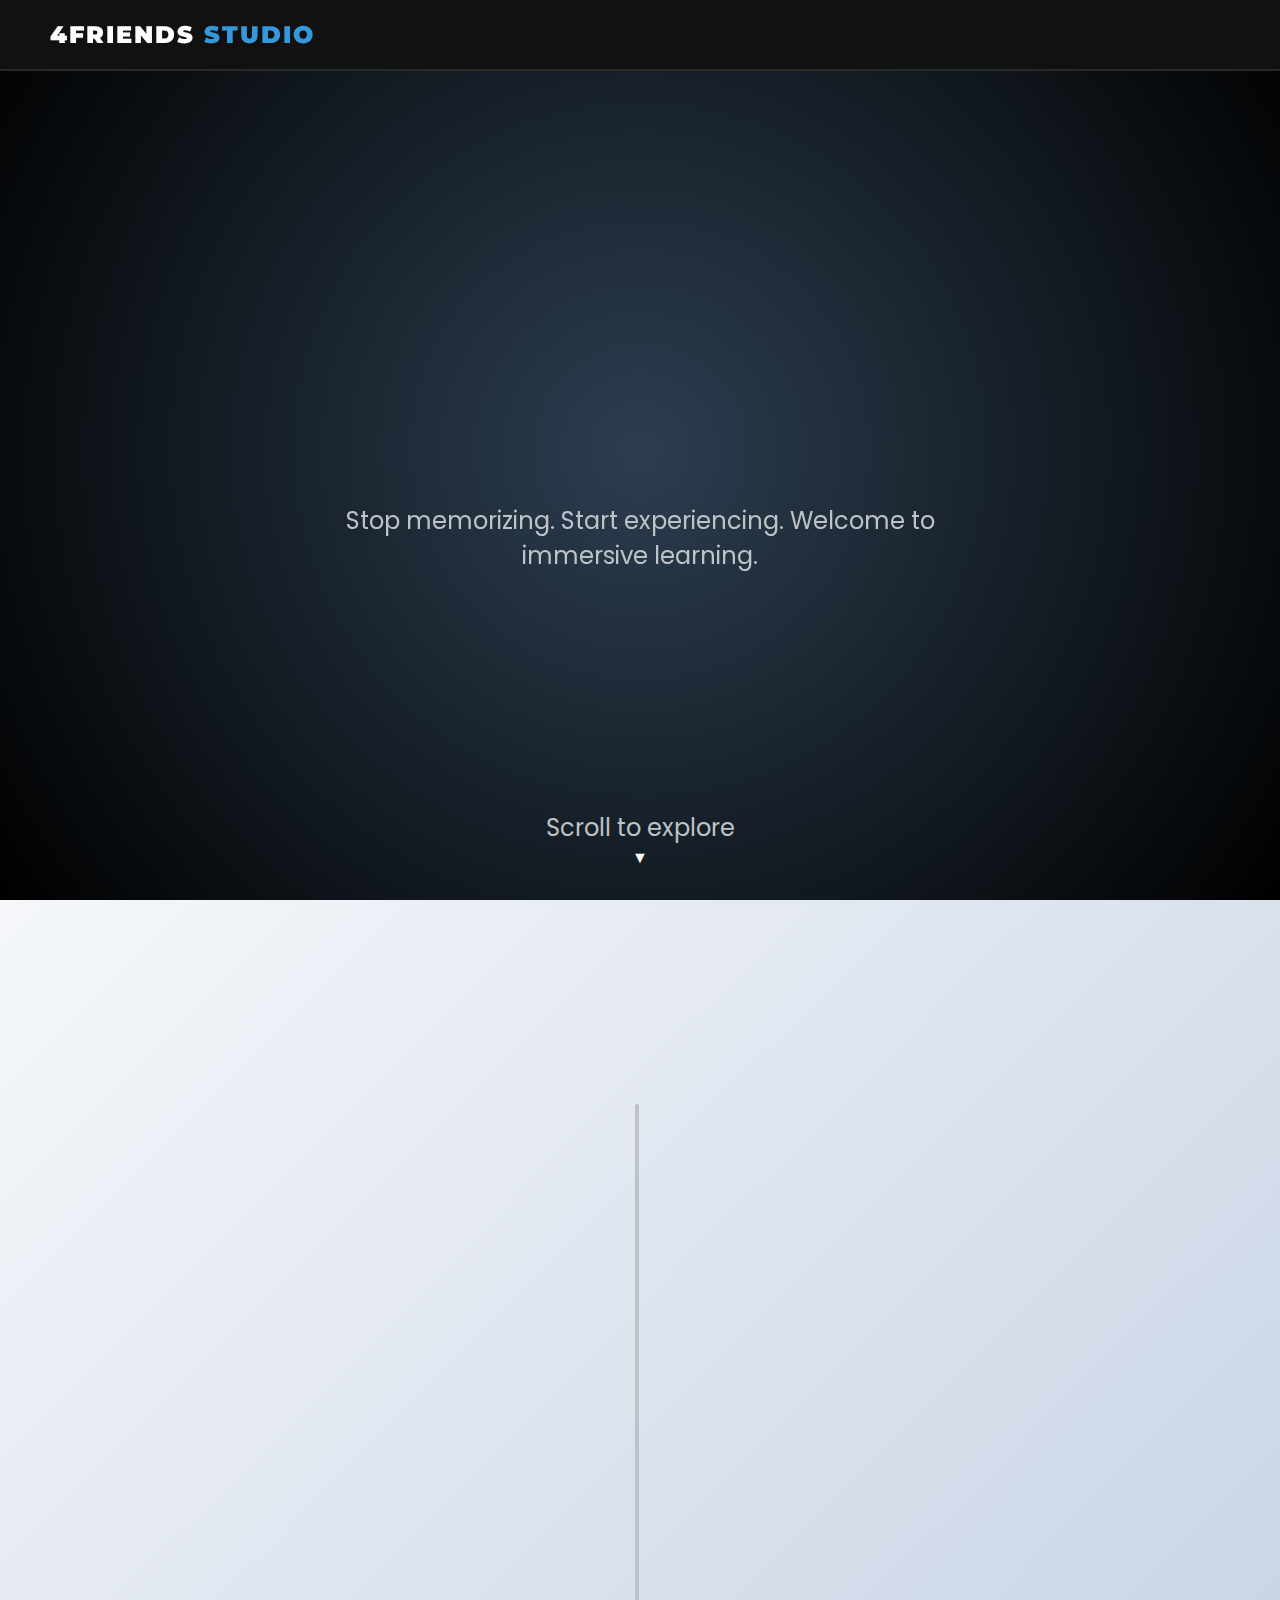
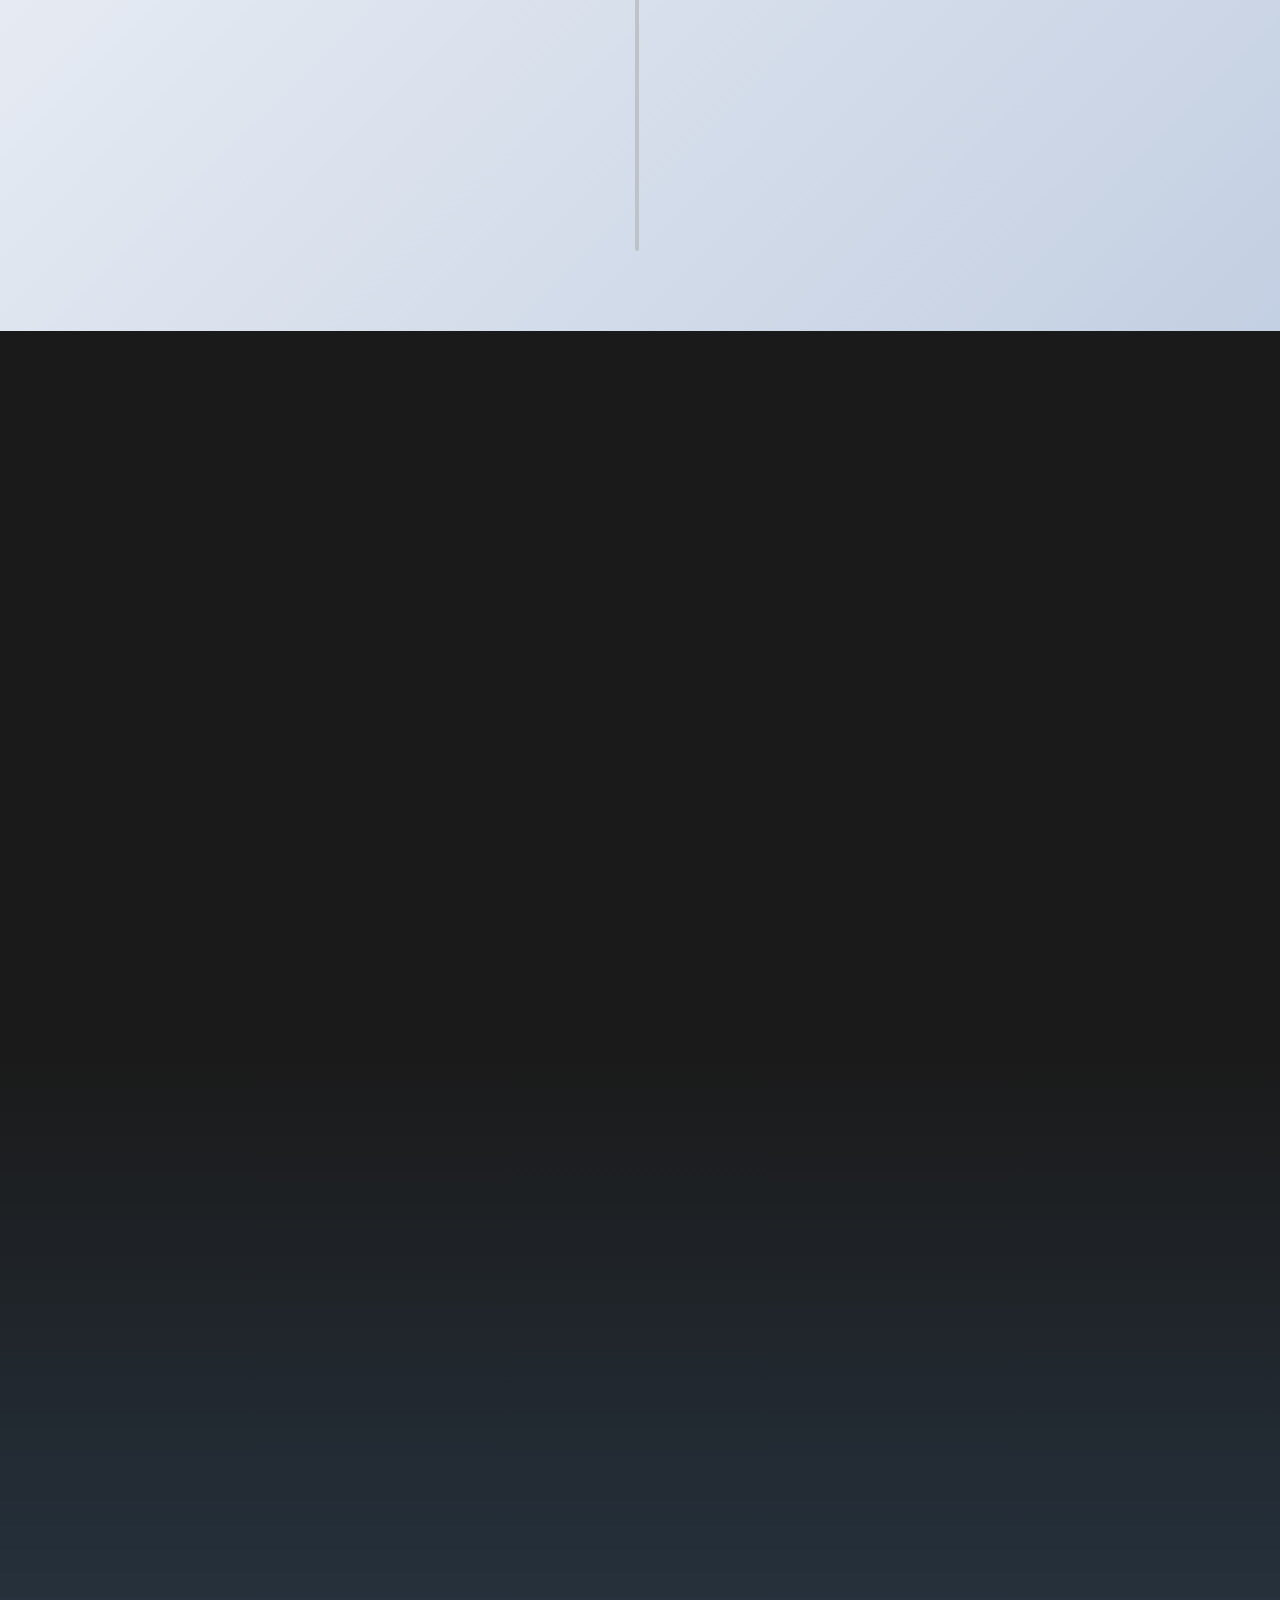
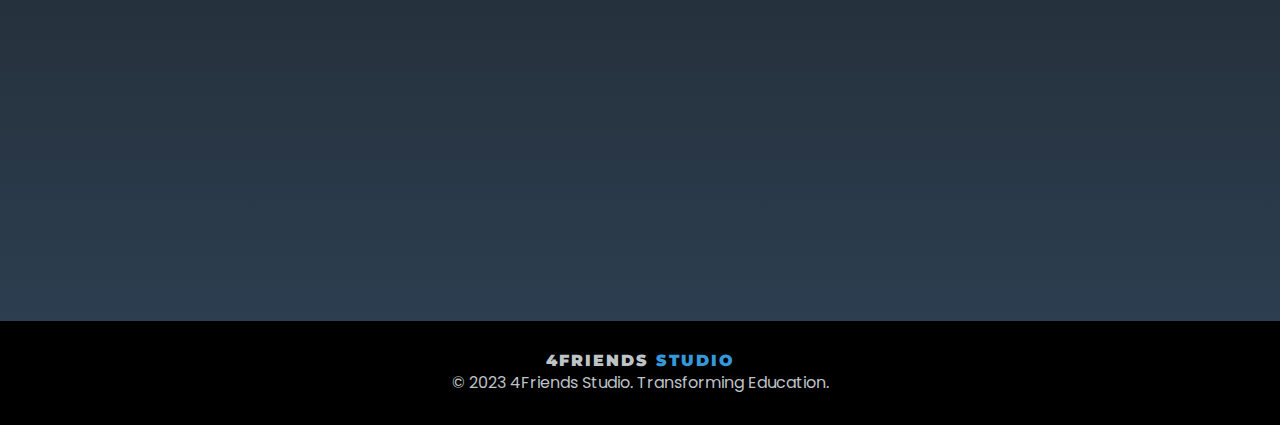
<file: index.html>
<!DOCTYPE html>
<html lang="en">
<head>
    <meta charset="UTF-8">
    <meta name="viewport" content="width=device-width, initial-scale=1.0">
    <title>4Friends Studio | Gamifying Education</title>
    <link href="https://fonts.googleapis.com/css2?family=Montserrat:wght@400;700;900&family=Poppins:wght@300;500&display=swap" rel="stylesheet">
    <link href="https://unpkg.com/aos@2.3.1/dist/aos.css" rel="stylesheet">

    <style>
        /* --- GLOBAL STYLES --- */
        :root {
            --primary-dark: #121212;
            --accent-blue: #3498db;
            --accent-green: #2ecc71;
            --accent-yellow: #f1c40f;
            --text-light: #ffffff;
            --text-gray: #bdc3c7;
            --bg-gradient-problem: linear-gradient(135deg, #f5f7fa 0%, #c3cfe2 100%);
        }

        * { margin: 0; padding: 0; box-sizing: border-box; }

        body {
            font-family: 'Poppins', sans-serif;
            background-color: var(--primary-dark);
            color: var(--text-light);
            overflow-x: hidden;
        }

        h1, h2, h3 {
            font-family: 'Montserrat', sans-serif;
            font-weight: 900;
            text-transform: uppercase;
        }

        section {
            padding: 80px 20px;
            min-height: 80vh;
            display: flex;
            flex-direction: column;
            justify-content: center;
            align-items: center;
            position: relative;
        }

        /* --- NAVIGATION --- */
        nav {
            display: flex;
            justify-content: space-between;
            align-items: center;
            padding: 20px 50px;
            background: rgba(18, 18, 18, 0.95);
            position: fixed;
            width: 100%;
            z-index: 1000;
            border-bottom: 2px solid rgba(255,255,255,0.1);
        }

        .logo-text { font-family: 'Montserrat', sans-serif; font-weight: 900; font-size: 1.5rem; letter-spacing: 2px;}

        /* --- HERO SECTION --- */
        #hero {
            height: 100vh;
            background: radial-gradient(circle at center, #2c3e50 0%, #000000 100%);
            text-align: center;
        }

        #hero h1 {
            font-size: 4rem;
            margin-bottom: 20px;
            background: -webkit-linear-gradient(eee, #3498db);
            -webkit-background-clip: text;
            -webkit-text-fill-color: transparent;
        }

        #hero p { font-size: 1.5rem; color: var(--text-gray); max-width: 600px; }
        
        .scroll-down {
            position: absolute; bottom: 30px; animation: bounce 2s infinite;
        }
        @keyframes bounce { 0%, 20%, 50%, 80%, 100% {transform: translateY(0);} 40% {transform: translateY(-20px);} 60% {transform: translateY(-10px);} }

        /* --- PROBLEM SECTION --- */
        #problem { background: var(--bg-gradient-problem); color: #333; text-align: center; }
        .crisis-header { margin-bottom: 50px; }
        .crisis-header h2 { color: #c0392b; font-size: 2.5rem;}

        .journey-container {
            display: flex; flex-direction: column; align-items: center; max-width: 800px; position: relative;
        }

        .path-line-container {
            position: absolute; top: 0; left: 50%; height: 100%; width: 10px; transform: translateX(-50%); z-index: 0;
        }
        .path-line { width: 4px; height: 100%; background: #bdc3c7; border-radius: 2px; }
        .path-progress { width: 4px; background: #c0392b; position: absolute; top: 0; left: 0; transition: height 0.5s ease; }

        .checkpoint {
            background: white; padding: 20px; border-radius: 15px; box-shadow: 0 10px 20px rgba(0,0,0,0.1);
            margin: 30px 0; width: 80%; position: relative; z-index: 1; display: flex; align-items: center; text-align: left;
        }
        
        .checkpoint:nth-child(odd) { transform: translateX(-50px); }
        .checkpoint:nth-child(even) { transform: translateX(50px); flex-direction: row-reverse; text-align: right;}

        .checkpoint-marker {
            width: 40px; height: 40px; background: #c0392b; color: white; border-radius: 50%;
            display: flex; justify-content: center; align-items: center; font-weight: bold; flex-shrink: 0; margin: 0 20px;
        }
        .stat-number { font-size: 1.8rem; font-weight: 900; color: #2c3e50; display: block;}
        .stat-desc { color: #7f8c8d; }

        /* --- SOLUTION SECTION --- */
        #solution { background-color: #1a1a1a; text-align: center; }
        .solution-header h2 { color: var(--accent-green); font-size: 2.5rem; margin-bottom: 40px;}

        .methodology-grid {
            display: grid; grid-template-columns: repeat(auto-fit, minmax(200px, 1fr)); gap: 30px; width: 100%; max-width: 1000px;
        }

        .method-card {
            background: #2c3e50; padding: 30px 20px; border-radius: 20px; transition: all 0.3s ease;
            border-bottom: 5px solid var(--accent-blue); cursor: pointer;
        }

        .method-card:hover { transform: translateY(-15px) scale(1.05); background: #34495e; box-shadow: 0 15px 30px rgba(52, 152, 219, 0.3); }
        .method-icon { font-size: 3rem; margin-bottom: 20px;}
        .method-card h3 { margin-bottom: 15px; color: var(--accent-blue);}
        
        .method-card:nth-child(2) { border-color: var(--accent-green); } .method-card:nth-child(2) h3 {color: var(--accent-green);}
        .method-card:nth-child(3) { border-color: var(--accent-yellow); } .method-card:nth-child(3) h3 {color: var(--accent-yellow);}
        .method-card:nth-child(4) { border-color: #e74c3c; } .method-card:nth-child(4) h3 {color: #e74c3c;}

        /* --- INTERACTIVE DEMO SECTION --- */
        #demo {
            background: linear-gradient(to bottom, #1a1a1a, #2c3e50); padding-top: 50px;
        }
        
        .demo-container {
            background: rgba(255,255,255,0.1); backdrop-filter: blur(10px); border-radius: 20px; padding: 40px;
            display: flex; flex-wrap: wrap; gap: 40px; max-width: 1100px; border: 1px solid rgba(255,255,255,0.2);
        }

        .controls-area { flex: 1; min-width: 300px; }
        .canvas-area {
            flex: 2; min-width: 300px; background: rgba(0,0,0,0.3); border-radius: 15px; height: 500px; /* Increased height */
            position: relative; overflow: hidden; border-bottom: 4px solid #2ecc71;
        }

        #gravityCanvas { width: 100%; height: 100%; }
        
        .slider-group { margin-bottom: 20px; }
        .slider-group label { display: block; margin-bottom: 10px; font-weight: bold; color: var(--accent-blue);}
        input[type=range] { width: 100%; cursor: pointer; }
        
        .reset-btn {
            background: var(--accent-green); color: white; border: none; padding: 10px 25px; border-radius: 30px;
            font-weight: bold; cursor: pointer; transition: 0.3s; margin-top: 10px;
        }
        .reset-btn:hover { background: #27ae60; box-shadow: 0 0 15px rgba(46, 204, 113, 0.5);}

        /* New Theory Box Styles */
        .theory-feedback {
            background: #2c3e50;
            border-left: 4px solid var(--accent-yellow);
            padding: 15px;
            border-radius: 8px;
            margin-bottom: 20px;
            font-size: 0.9rem;
            color: #ecf0f1;
            transition: all 0.3s ease;
            box-shadow: 0 4px 10px rgba(0,0,0,0.2);
        }
        .theory-title { color: var(--accent-yellow); font-weight: bold; display: block; margin-bottom: 5px; font-size: 0.8rem; text-transform: uppercase;}

        /* --- FOOTER --- */
        footer { background: #000; padding: 30px; text-align: center; color: var(--text-gray); }

        /* --- RESPONSIVE --- */
        @media (max-width: 768px) {
            #hero h1 { font-size: 2.5rem; }
            .checkpoint { flex-direction: column !important; text-align: center !important; transform: none !important; width: 90%;}
            .checkpoint-marker { margin: 0 0 15px 0; }
            .path-line-container { left: 10%; }
            .journey-container { align-items: flex-end; }
            .demo-container { flex-direction: column; }
            .canvas-area { height: 300px; }
        }
    </style>
</head>
<body>

    <nav>
        <div class="logo">
            <div class="logo-text">4FRIENDS <span style="color:var(--accent-blue)">STUDIO</span></div>
        </div>
    </nav>

    <section id="hero">
        <div data-aos="fade-up" data-aos-duration="1000">
            <h1>Education is Broken.<br>We're Fixing it with Play.</h1>
            <center><p>Stop memorizing. Start experiencing. Welcome to immersive learning.</p></center>
        </div>
        <div class="scroll-down">
            <p>Scroll to explore</p>
            <span>▼</span>
        </div>
    </section>

    <section id="problem">
        <div class="crisis-header" data-aos="fade-down">
            <h2>The Learning Crisis</h2>
            <p>Students are memorizing to pass, not understanding to learn.</p>
        </div>
        <div class="journey-container">
            <div class="path-line-container">
                <div class="path-line">
                    <div class="path-progress" id="pathProgress"></div>
                </div>
            </div>
            <div class="checkpoint" data-aos="fade-right">
                <div class="checkpoint-marker">1</div>
                <div><span class="stat-number">256 Million</span><span class="stat-desc">Students Enter School. The journey begins with hope.</span></div>
            </div>
            <div class="checkpoint" data-aos="fade-left">
                <div class="checkpoint-marker" style="background:#e67e22">2</div>
                <div><span class="stat-number">Fear & Boredom</span><span class="stat-desc">Abstract concepts like Math & Science create disengagement.</span></div>
            </div>
            <div class="checkpoint" data-aos="fade-right">
                <div class="checkpoint-marker" style="background:#c0392b">3</div>
                <div><span class="stat-number">The Drop Off</span><span class="stat-desc">Students fail 10th/12th boards or get low scores.</span></div>
            </div>
             <div class="checkpoint" data-aos="fade-up" style="background: #2c3e50; color: white;">
                <div class="checkpoint-marker" style="background:#3498db">4</div>
                <div><span class="stat-number" style="color:var(--accent-blue)">Only 43 Million</span><span class="stat-desc" style="color:#bdc3c7">Reach College. India loses 80% of its potential.</span></div>
            </div>
        </div>
    </section>

    <section id="solution">
        <div class="solution-header" data-aos="zoom-in">
            <h2>Turning Concepts Into Experiences</h2>
            <p>Our 4-step methodology for immersive learning.</p>
        </div>
        <div class="methodology-grid">
            <div class="method-card" data-aos="flip-left" data-aos-delay="100">
                <div class="method-icon">🗣️</div>
                <h3>1. Explain</h3>
                <p>Explain the idea in a simple, clear, child-friendly way.</p>
            </div>
            <div class="method-card" data-aos="flip-left" data-aos-delay="200">
                <div class="method-icon">🧑‍🔬</div>
                <h3>2. Simulate</h3>
                <p>Don't just watch. Students experiment in a dynamic visual environment.</p>
            </div>
            <div class="method-card" data-aos="flip-left" data-aos-delay="300">
                <div class="method-icon">🎮</div>
                <h3>3. Interact</h3>
                <p>Adjust inputs (cause) and instantly see the effect.</p>
            </div>
             <div class="method-card" data-aos="flip-left" data-aos-delay="400">
                <div class="method-icon">🏆</div>
                <h3>4. Play</h3>
                <p>Reinforce the concept through gamified challenges and mastery.</p>
            </div>
        </div>
    </section>

    <section id="demo">
        <div style="text-align: center; margin-bottom: 30px;" data-aos="fade-down">
            <h2 style="color: var(--accent-yellow);">Example: The Gravity Lab</h2>
            <p>Experience the "Simulate & Interact" phases right here.</p>
        </div>

        <div class="demo-container" data-aos="fade-up">
            <div class="controls-area">
                
                <div style="background: rgba(241, 196, 15, 0.15); padding: 20px; border-radius: 15px; margin-bottom: 20px; border-left: 5px solid #f1c40f;">
                    <h3 style="color: #f1c40f; margin-bottom: 10px; display: flex; align-items: center;">
                        What is Gravity? 🍎
                    </h3>
                    <p style="font-size: 0.95rem; line-height: 1.6; color: #fff;">
                        Gravity is an <strong>invisible pulling force</strong>. It works like a giant magnet inside the Earth that pulls everything down toward the ground!
                    </p>
                </div>

                <h3>Simulation Controls</h3>
                <p style="color: #bdc3c7; margin-bottom: 20px; font-size: 0.9rem;">Adjust sliders to see the theory in action.</p>

                <div id="dynamicTheory" class="theory-feedback">
                    <span class="theory-title">💡 Science Fact:</span>
                    <span id="theoryText">Move the sliders below to learn how gravity works!</span>
                </div>

                <div class="slider-group">
                    <label for="gravitySlider">Gravity Force: <span id="gravityVal">Earth (9.8)</span></label>
                    <input type="range" id="gravitySlider" min="1" max="20" value="9.8" step="0.1">
                </div>

                <div class="slider-group">
                    <label for="massSlider">Object Size (Mass): <span id="massVal">Medium</span></label>
                    <input type="range" id="massSlider" min="10" max="50" value="25">
                </div>

                <button class="reset-btn" onclick="resetSimulation()">Drop Ball Again</button>
            </div>

            <div class="canvas-area" id="canvasContainer">
                <canvas id="gravityCanvas"></canvas>
                <div style="position: absolute; bottom: 10px; left: 50%; transform: translateX(-50%); color: rgba(255,255,255,0.5); font-size: 0.8rem;">Interactive Simulation Area</div>
            </div>
        </div>
    </section>

    <footer>
        <div class="logo">
             <div class="logo-text" style="font-size: 1rem;">4FRIENDS <span style="color:var(--accent-blue)">STUDIO</span></div>
        </div>
        <p>© 2023 4Friends Studio. Transforming Education.</p>
    </footer>

    <script src="https://unpkg.com/aos@2.3.1/dist/aos.js"></script>
    
    <script>
        // Initialize Animate On Scroll
        AOS.init();

        // --- SCROLL PROGRESS ANIMATION ---
        window.addEventListener('scroll', () => {
            const problemSection = document.getElementById('problem');
            const pathProgress = document.getElementById('pathProgress');
            const sectionTop = problemSection.offsetTop;
            const sectionHeight = problemSection.clientHeight;
            const scrollPosition = window.scrollY + window.innerHeight / 2;

            if (scrollPosition > sectionTop) {
                let progress = (scrollPosition - sectionTop) / sectionHeight;
                progress = Math.min(Math.max(progress, 0), 1);
                pathProgress.style.height = (progress * 100) + '%';
            }
        });

        // --- GRAVITY SIMULATION JS ---
        const canvas = document.getElementById('gravityCanvas');
        const ctx = canvas.getContext('2d');
        const container = document.getElementById('canvasContainer');

        canvas.width = container.clientWidth;
        canvas.height = container.clientHeight;

        let gravity = 9.8 * 0.05; 
        let ballRadius = 25;
        let x = canvas.width / 2;
        let y = ballRadius + 10;
        let dy = 0; 
        let bounceFactor = 0.7; 

        // DOM Elements
        const gravitySlider = document.getElementById('gravitySlider');
        const gravityValDisplay = document.getElementById('gravityVal');
        const massSlider = document.getElementById('massSlider');
        const massValDisplay = document.getElementById('massVal');
        const theoryText = document.getElementById('theoryText'); // The new text box

        function drawBall() {
            ctx.beginPath();
            ctx.arc(x, y, ballRadius, 0, Math.PI * 2);
            let gradient = ctx.createRadialGradient(x-5, y-5, ballRadius/4, x, y, ballRadius);
            gradient.addColorStop(0, "#f1c40f");
            gradient.addColorStop(1, "#e67e22");
            ctx.fillStyle = gradient;
            ctx.fill();
            ctx.closePath();

            // Leaf
            ctx.beginPath();
            ctx.moveTo(x, y - ballRadius);
            ctx.quadraticCurveTo(x + 10, y - ballRadius - 15, x, y - ballRadius - 20);
            ctx.quadraticCurveTo(x - 10, y - ballRadius - 15, x, y - ballRadius);
            ctx.fillStyle = "#2ecc71";
            ctx.fill();
        }

        function updatePhysics() {
            dy += gravity;
            y += dy;
            if (y + ballRadius > canvas.height) {
                y = canvas.height - ballRadius;
                if(dy > 0) dy = -dy * bounceFactor;
                if (Math.abs(dy) < 1 && y > canvas.height - ballRadius - 2) {
                    dy = 0;
                    y = canvas.height - ballRadius;
                }
            }
        }

        function animate() {
            requestAnimationFrame(animate);
            ctx.clearRect(0, 0, canvas.width, canvas.height);
            drawBall();
            updatePhysics();
        }

        // --- NEW: UPDATED EVENT LISTENERS WITH THEORY EXPLANATIONS ---

        gravitySlider.oninput = function() {
            let val = parseFloat(this.value);
            
            // 1. Update Label
            if(val < 4) gravityValDisplay.innerText = `Moon (${val})`;
            else if(val > 15) gravityValDisplay.innerText = `Jupiter (${val})`;
            else gravityValDisplay.innerText = `Earth (${val})`;
            
            // 2. Update Physics
            gravity = val * 0.05; 

            // 3. Update Theory Explanation (Educational Part)
            if (val < 4) {
                theoryText.innerHTML = "🌑 <strong>Low Gravity:</strong> The Moon is smaller than Earth, so it has a weaker pull. Things fall in slow motion here!";
            } else if (val > 15) {
                theoryText.innerHTML = "🪐 <strong>High Gravity:</strong> Jupiter is a massive planet! Its strong magnet-like pull drags objects down super fast.";
            } else {
                theoryText.innerHTML = "🌍 <strong>Normal Gravity:</strong> This is Earth! The gravity here is just right for us to walk and play.";
            }
        }

        massSlider.oninput = function() {
            let val = parseInt(this.value);
            
            // 1. Update Label
            massValDisplay.innerText = val < 20 ? "Small" : val > 40 ? "Large" : "Medium";
            
            // 2. Update Physics
            ballRadius = val;

            // 3. Update Theory Explanation
            theoryText.innerHTML = "🍎 <strong>Mass & Size:</strong> You changed the size! Fun fact: In a vacuum (no air), a big apple and a small grape would fall at the exact same speed!";
        }

        function resetSimulation() {
            y = ballRadius + 10;
            dy = 0;
            x = (canvas.width / 2) + (Math.random() * 40 - 20); 
        }

        window.addEventListener('resize', () => {
             canvas.width = container.clientWidth;
             canvas.height = container.clientHeight;
             x = canvas.width / 2;
             resetSimulation();
        });

        animate();
    </script>
</body>
</html>
</file>
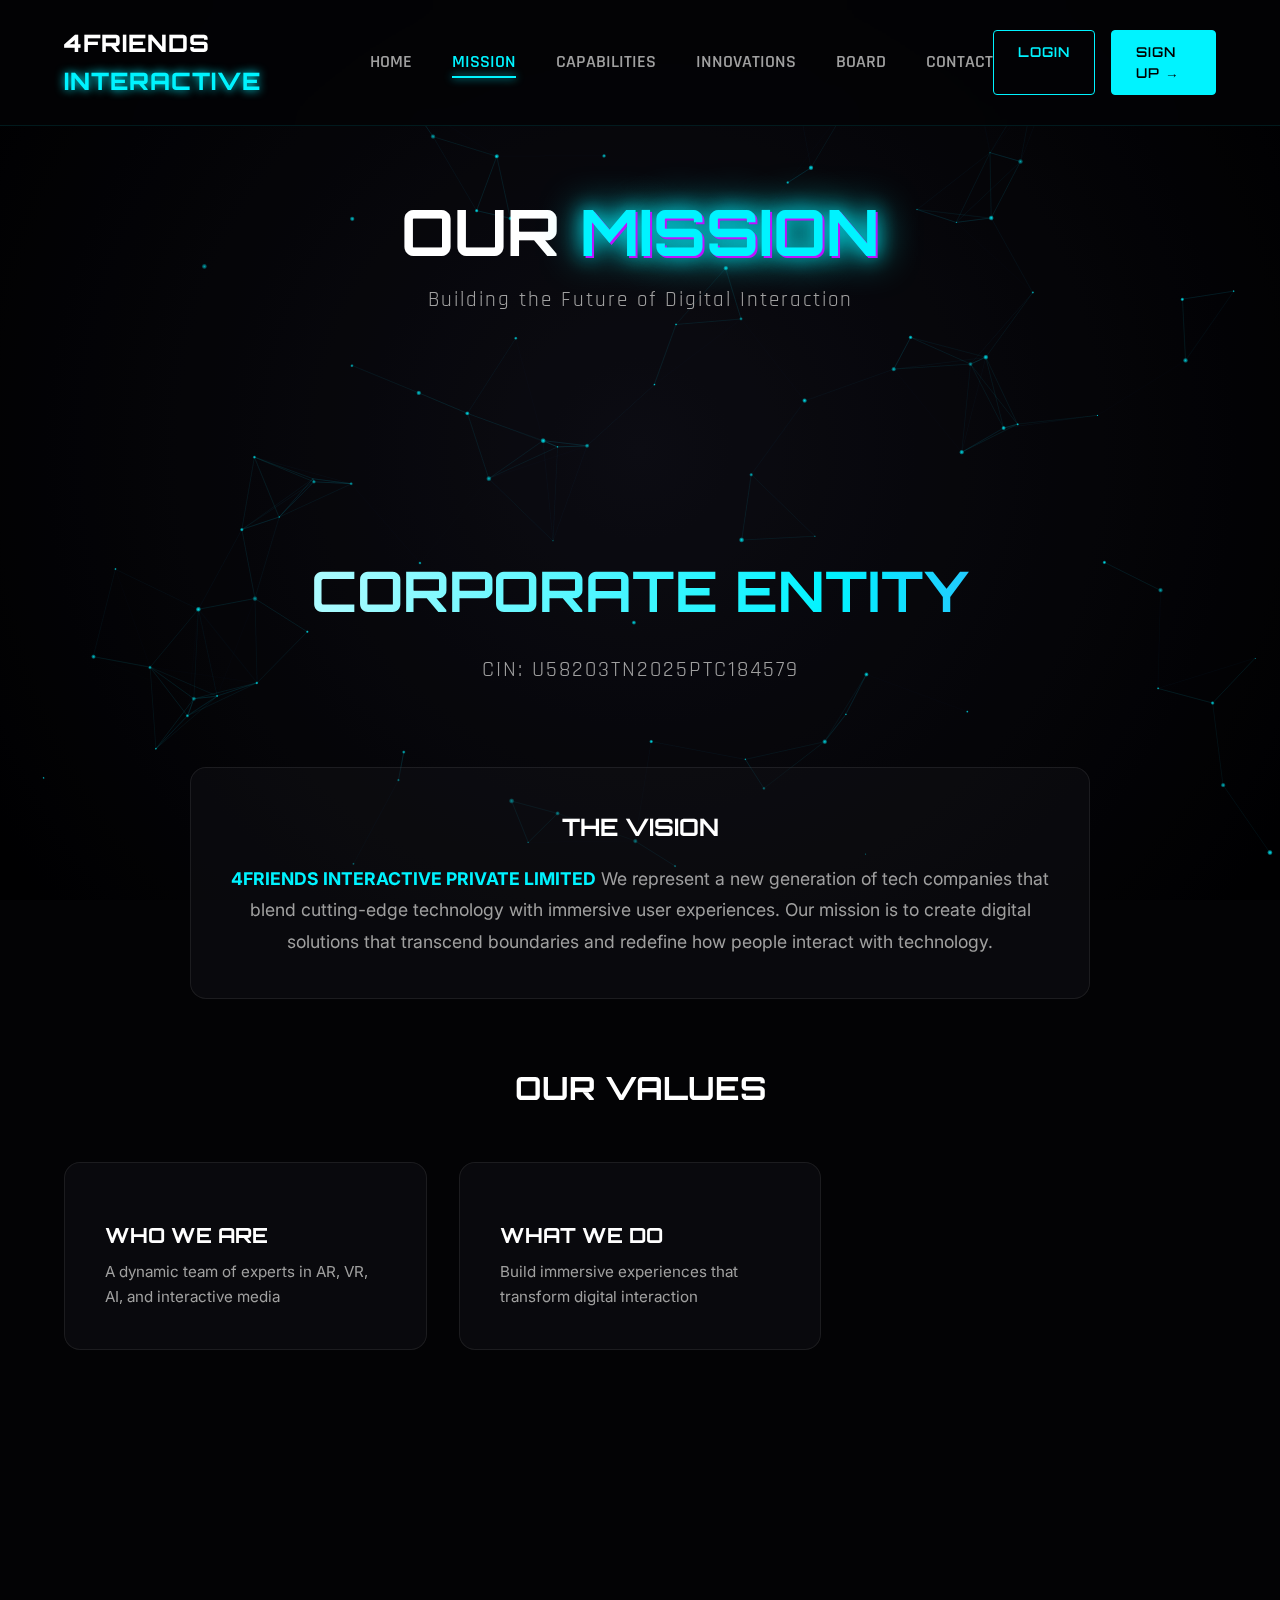
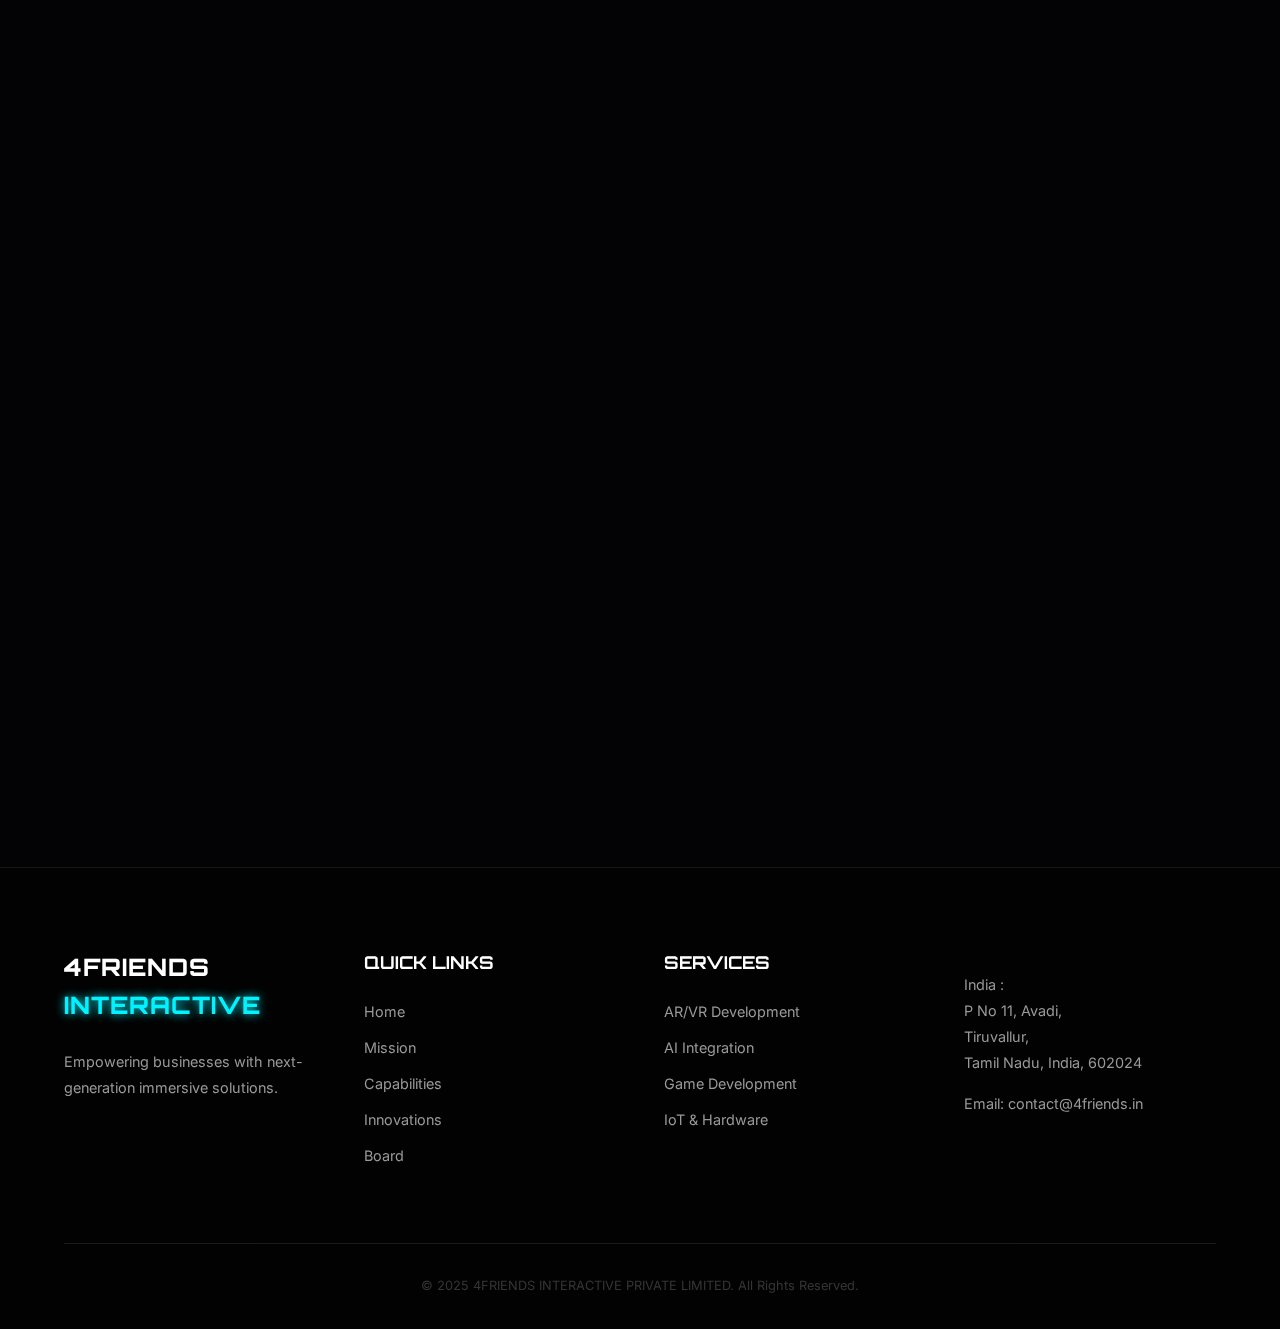
<file: about.html>
<!DOCTYPE html>
<html lang="en">
<head>
    <meta charset="UTF-8">
    <meta name="viewport" content="width=device-width, initial-scale=1.0">
    <title>About Us | 4FRIENDS INTERACTIVE</title>
    <link rel="preconnect" href="https://fonts.googleapis.com">
    <link rel="preconnect" href="https://fonts.gstatic.com" crossorigin>
    <link href="https://fonts.googleapis.com/css2?family=Orbitron:wght@400;500;700;900&family=Rajdhani:wght@300;500;600;700&family=Inter:wght@300;400;600&display=swap" rel="stylesheet">
    <link rel="stylesheet" href="styles.css">
</head>
<body>
    <canvas id="canvas-container"></canvas>

    <nav id="navbar">
        <div class="brand-logo">4FRIENDS <span>INTERACTIVE</span></div>
        <ul class="nav-links">
            <li><a href="index.html">HOME</a></li>
            <li><a href="about.html" class="active">MISSION</a></li>
            <li><a href="services.html">CAPABILITIES</a></li>
            <li><a href="projects.html">INNOVATIONS</a></li>
            <li><a href="leadership.html">BOARD</a></li>
            <li><a href="contact.html">CONTACT</a></li>
        </ul>
        <div class="nav-buttons">
            <a href="#" class="btn-nav btn-login">LOGIN</a>
            <a href="#" class="btn-nav btn-signup">SIGN UP →</a>
        </div>
        <button class="mobile-menu-btn">☰</button>
    </nav>

    <section class="page-hero">
        <h1 class="page-hero-title">OUR <span class="hero-glitch">MISSION</span></h1>
        <p class="page-hero-subtitle">Building the Future of Digital Interaction</p>
    </section>

    <section id="about">
        <h2 class="section-title reveal">CORPORATE ENTITY</h2>
        <p class="section-subtitle reveal">CIN: U58203TN2025PTC184579</p>
        
        <div class="glass-card reveal" style="max-width: 900px; margin: 0 auto 4rem; text-align: center;">
            <div class="card-content">
                <h3 style="color:#fff; margin-bottom: 1rem; font-size: 1.5rem; font-family: 'Orbitron', sans-serif;">THE VISION</h3>
                <p style="color:var(--text-muted); font-size: 1.1rem; line-height: 1.8;">
                     <strong style="color:var(--primary-neon);">4FRIENDS INTERACTIVE PRIVATE LIMITED</strong> We represent a new generation of tech companies that blend cutting-edge technology with immersive user experiences. Our mission is to create digital solutions that transcend boundaries and redefine how people interact with technology.
                </p>
            </div>
        </div>

        <h3 class="reveal" style="text-align:center; font-family:'Orbitron', sans-serif; font-size:2rem; margin-bottom:3rem; color:#fff;">OUR VALUES</h3>
        <div class="innovation-grid spotlight-group">
            <div class="glass-card reveal">
                <div class="card-content">
                    <div class="innovation-icon"></div>
                    <h3 style="font-size:1.3rem; margin-bottom:0.5rem;">WHO WE ARE</h3>
                    <p style="color:var(--text-muted); font-size:0.95rem;">A dynamic team of experts in AR, VR, AI, and interactive media</p>
                </div>
            </div>
            <div class="glass-card reveal">
                <div class="card-content">
                    <div class="innovation-icon"></div>
                    <h3 style="font-size:1.3rem; margin-bottom:0.5rem;">WHAT WE DO</h3>
                    <p style="color:var(--text-muted); font-size:0.95rem;">Build immersive experiences that transform digital interaction</p>
                </div>
            </div>
            <div class="glass-card reveal">
                <div class="card-content">
                    <div class="innovation-icon"></div>
                    <h3 style="font-size:1.3rem; margin-bottom:0.5rem;">HOW WE WORK</h3>
                    <p style="color:var(--text-muted); font-size:0.95rem;">Agile methodology with cutting-edge technology integration</p>
                </div>
            </div>
            <div class="glass-card reveal">
                <div class="card-content">
                    <div class="innovation-icon"></div>
                    <h3 style="font-size:1.3rem; margin-bottom:0.5rem;">WHY CHOOSE US</h3>
                    <p style="color:var(--text-muted); font-size:0.95rem;">Global experience with local Indian innovation and expertise</p>
                </div>
            </div>
        </div>
    </section>

    <section id="process">
        <h2 class="section-title reveal">OUR PROCESS</h2>
        <p class="section-subtitle reveal">From Concept to Reality</p>
        <div class="process-grid spotlight-group">
            <div class="glass-card reveal">
                <div class="card-content">
                    <div class="process-number">01.</div>
                    <h3 class="process-title">ANALYSE & DEFINE</h3>
                    <p class="process-desc">Understanding your vision and defining project scope with precision. We dive deep into requirements and user needs.</p>
                </div>
            </div>
            <div class="glass-card reveal">
                <div class="card-content">
                    <div class="process-number">02.</div>
                    <h3 class="process-title">DESIGN & STRATEGIZE</h3>
                    <p class="process-desc">Creating immersive experiences with strategic planning and innovation. We prototype and iterate rapidly.</p>
                </div>
            </div>
            <div class="glass-card reveal">
                <div class="card-content">
                    <div class="process-number">03.</div>
                    <h3 class="process-title">BUILD & IMPLEMENT</h3>
                    <p class="process-desc">Developing robust solutions with cutting-edge technology integration. Agile development meets quality assurance.</p>
                </div>
            </div>
            <div class="glass-card reveal">
                <div class="card-content">
                    <div class="process-number">04.</div>
                    <h3 class="process-title">MAINTAIN & IMPROVE</h3>
                    <p class="process-desc">Continuous support and enhancement for optimal performance. We evolve with your growing needs.</p>
                </div>
            </div>
        </div>
    </section>

    <footer id="footer">
        <div class="footer-grid">
            <div>
                <div class="brand-logo" style="margin-bottom:1.5rem;">4FRIENDS <span>INTERACTIVE</span></div>
                <p style="color:#999; line-height:1.8;">Empowering businesses with next-generation immersive solutions.</p>
            </div>
            <div>
                <h4 class="footer-title">QUICK LINKS</h4>
                <ul class="footer-links">
                    <li><a href="index.html">Home</a></li>
                    <li><a href="about.html">Mission</a></li>
                    <li><a href="services.html">Capabilities</a></li>
                    <li><a href="projects.html">Innovations</a></li>
                    <li><a href="leadership.html">Board</a></li>
                </ul>
            </div>
            <div>
                <h4 class="footer-title">SERVICES</h4>
                <ul class="footer-links">
                    <li><a href="services.html#arvr">AR/VR Development</a></li>
                    <li><a href="services.html#ai">AI Integration</a></li>
                    <li><a href="services.html#gaming">Game Development</a></li>
                    <li><a href="services.html#iot">IoT & Hardware</a></li>
                </ul>
            </div>
            <div>
                <h4 class="footer-title"></h4>
                <p style="color:#999; line-height:1.8;">
                    India : <br>P No 11, Avadi,<br>
                    Tiruvallur,<br>
                    Tamil Nadu, India, 602024
                </p>
                <p style="color:#999; margin-top:1rem;">Email: contact@4friends.in</p>
            </div>
        </div>
        <div class="footer-bottom">
            &copy; 2025 4FRIENDS INTERACTIVE PRIVATE LIMITED. All Rights Reserved.
        </div>
    </footer>

    <script src="script.js"></script>
</body>
</html>
</file>
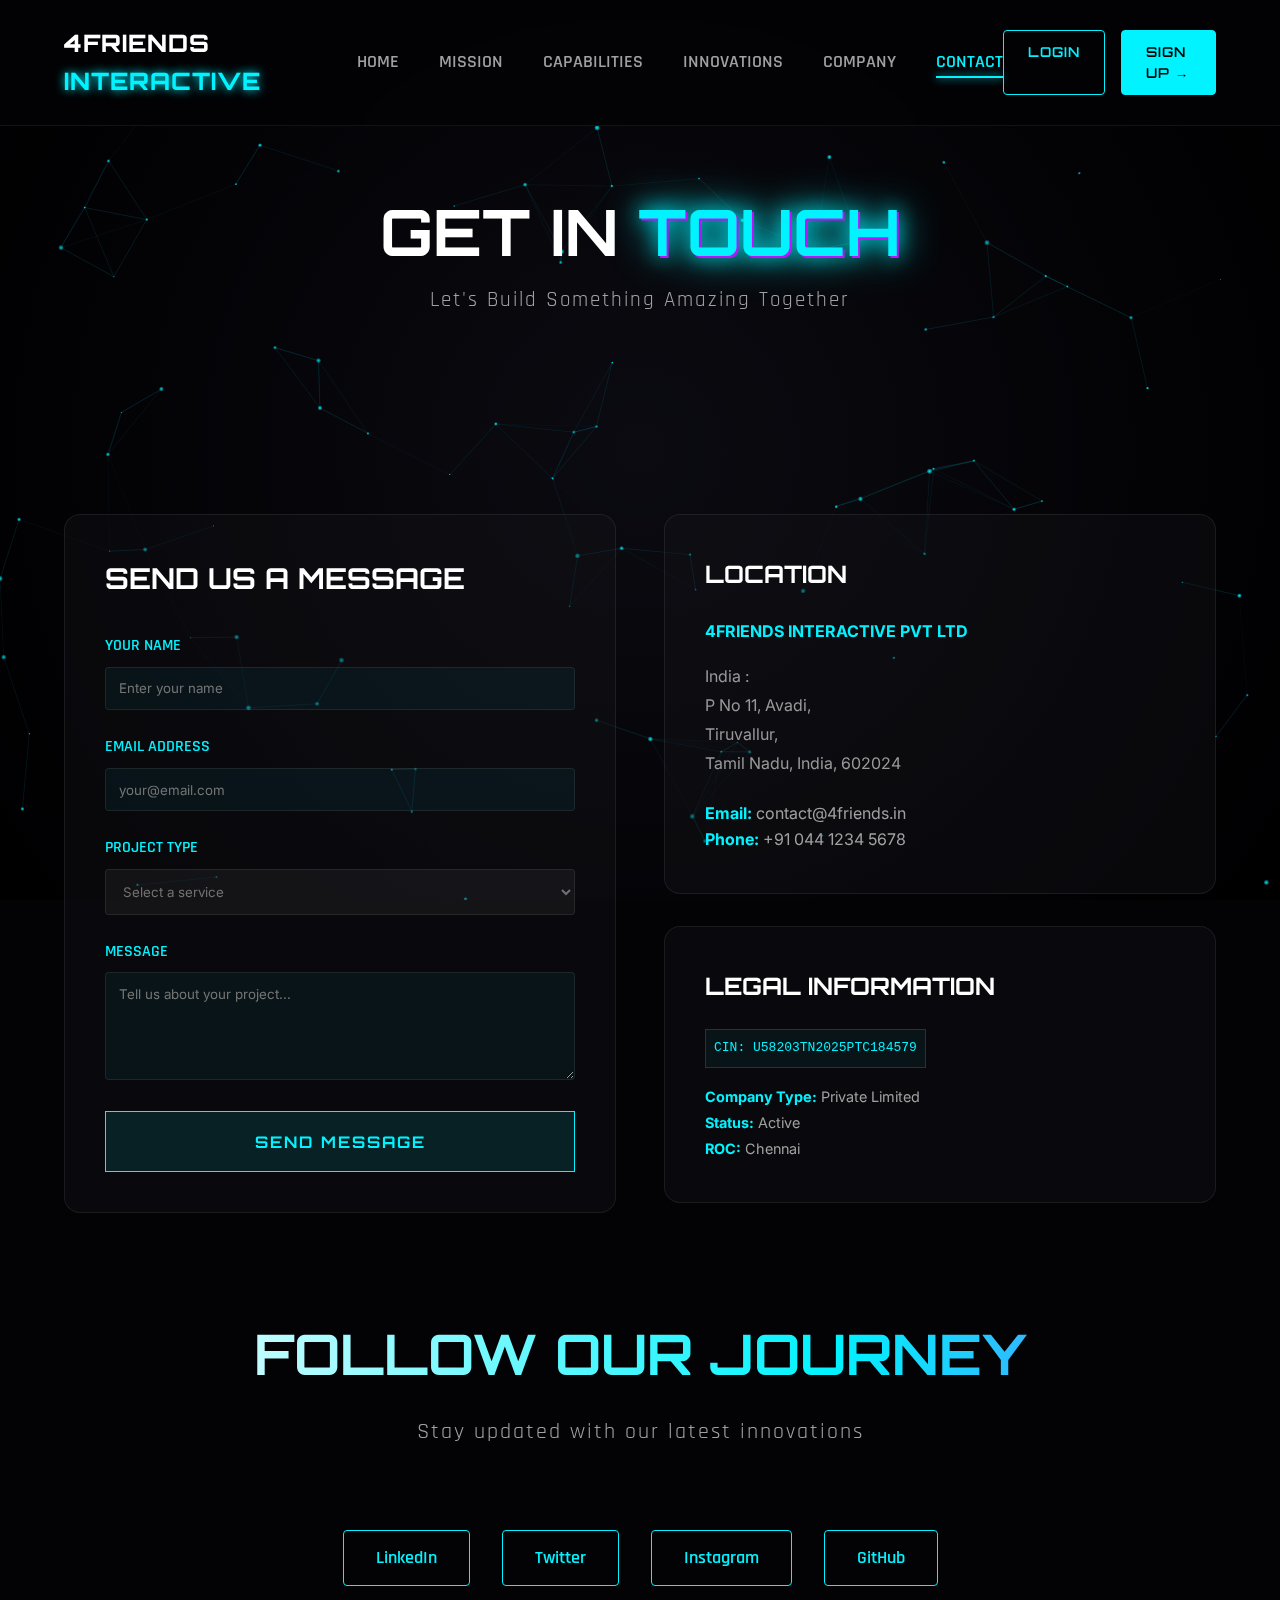
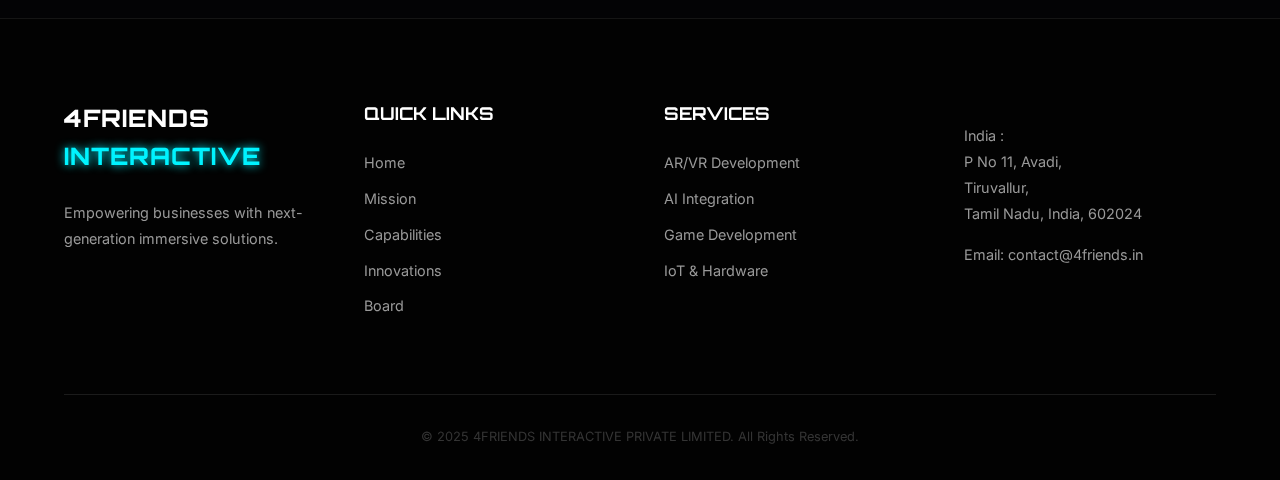
<file: contact.html>
<!DOCTYPE html>
<html lang="en">
<head>
    <meta charset="UTF-8">
    <meta name="viewport" content="width=device-width, initial-scale=1.0">
    <title>Contact Us | 4FRIENDS INTERACTIVE</title>
    <link rel="preconnect" href="https://fonts.googleapis.com">
    <link rel="preconnect" href="https://fonts.gstatic.com" crossorigin>
    <link href="https://fonts.googleapis.com/css2?family=Orbitron:wght@400;500;700;900&family=Rajdhani:wght@300;500;600;700&family=Inter:wght@300;400;600&display=swap" rel="stylesheet">
    <link rel="stylesheet" href="styles.css">
</head>
<body>
    <canvas id="canvas-container"></canvas>

    <nav id="navbar">
        <div class="brand-logo">4FRIENDS <span>INTERACTIVE</span></div>
        <ul class="nav-links">
            <li><a href="index.html">HOME</a></li>
            <li><a href="about.html">MISSION</a></li>
            <li><a href="services.html">CAPABILITIES</a></li>
            <li><a href="projects.html">INNOVATIONS</a></li>
            <li><a href="leadership.html">COMPANY</a></li>
            <li><a href="contact.html" class="active">CONTACT</a></li>
        </ul>
        <div class="nav-buttons">
            <a href="#" class="btn-nav btn-login">LOGIN</a>
            <a href="#" class="btn-nav btn-signup">SIGN UP →</a>
        </div>
        <button class="mobile-menu-btn">☰</button>
    </nav>

    <section class="page-hero">
        <h1 class="page-hero-title">GET IN <span class="hero-glitch">TOUCH</span></h1>
        <p class="page-hero-subtitle">Let's Build Something Amazing Together</p>
    </section>

    <section id="contact" style="padding: 4rem 5%;">
        <div style="max-width: 1200px; margin: 0 auto; display: grid; grid-template-columns: 1fr 1fr; gap: 3rem;">
            <!-- Contact Form -->
            <div class="glass-card reveal">
                <div class="card-content">
                    <h3 style="font-family:'Orbitron', sans-serif; font-size:1.8rem; margin-bottom:2rem; color:#fff;">SEND US A MESSAGE</h3>
                    <div class="contact-form">
                        <div style="margin-bottom: 1.5rem;">
                            <label style="display:block; color:var(--primary-neon); margin-bottom:0.5rem; font-family:'Rajdhani', sans-serif; font-weight:600;">YOUR NAME</label>
                            <input type="text" id="contact-name" placeholder="Enter your name" style="width:100%; padding:0.8rem; background:rgba(0,243,255,0.05); border:1px solid var(--glass-border); color:#fff; font-family:'Inter', sans-serif; border-radius:4px;" />
                        </div>
                        <div style="margin-bottom: 1.5rem;">
                            <label style="display:block; color:var(--primary-neon); margin-bottom:0.5rem; font-family:'Rajdhani', sans-serif; font-weight:600;">EMAIL ADDRESS</label>
                            <input type="email" id="contact-email" placeholder="your@email.com" style="width:100%; padding:0.8rem; background:rgba(0,243,255,0.05); border:1px solid var(--glass-border); color:#fff; font-family:'Inter', sans-serif; border-radius:4px;" />
                        </div>
                        <div style="margin-bottom: 1.5rem;">
                            <label style="display:block; color:var(--primary-neon); margin-bottom:0.5rem; font-family:'Rajdhani', sans-serif; font-weight:600;">PROJECT TYPE</label>
                            <select id="contact-project" style="width:100%; padding:0.8rem; background:rgba(243, 243, 243, 0.05); border:1px solid var(--glass-border); color:#727272; font-family:'Inter', sans-serif; border-radius:4px;">
                                <option value="">Select a service</option>
                                <option value="ar-vr">AR/VR Development</option>
                                <option value="ai">AI Integration</option>
                                <option value="gaming">Game Development</option>
                                <option value="iot">IoT & Hardware</option>
                                <option value="consulting">Consulting</option>
                                <option value="other">Other</option>
                            </select>
                        </div>
                        <div style="margin-bottom: 1.5rem;">
                            <label style="display:block; color:var(--primary-neon); margin-bottom:0.5rem; font-family:'Rajdhani', sans-serif; font-weight:600;">MESSAGE</label>
                            <textarea id="contact-message" rows="5" placeholder="Tell us about your project..." style="width:100%; padding:0.8rem; background:rgba(0,243,255,0.05); border:1px solid var(--glass-border); color:#fff; font-family:'Inter', sans-serif; border-radius:4px; resize:vertical;"></textarea>
                        </div>
                        <button onclick="handleContactSubmit()" class="btn-glow" style="width:100%; cursor:pointer;"><span>SEND MESSAGE</span></button>
                    </div>
                </div>
            </div>

            <!-- Contact Info -->
            <div>
                <div class="glass-card reveal" style="margin-bottom: 2rem;">
                    <div class="card-content">
                        <h3 style="font-family:'Orbitron', sans-serif; font-size:1.5rem; margin-bottom:1.5rem; color:#fff;">Location</h3>
                        <p style="color:var(--text-muted); line-height:1.8; margin-bottom:1rem;">
                            <strong style="color:var(--primary-neon);">4FRIENDS INTERACTIVE PVT LTD</strong><br>
                            <p style="color:#999; line-height:1.8;">
                    India : <br>P No 11, Avadi,<br>
                    Tiruvallur,<br>
                    Tamil Nadu, India, 602024
                </p>
                        </p>
                        <p style="color:var(--text-muted); margin-top:1.5rem;">
                            <strong style="color:var(--primary-neon);">Email:</strong> contact@4friends.in<br>
                            <strong style="color:var(--primary-neon);">Phone:</strong> +91 044 1234 5678
                        </p>
                    </div>
                </div>

                <div class="glass-card reveal">
                    <div class="card-content">
                        <h3 style="font-family:'Orbitron', sans-serif; font-size:1.5rem; margin-bottom:1.5rem; color:#fff;">LEGAL INFORMATION</h3>
                        <div class="cin-box" style="margin-bottom:1rem;">CIN: U58203TN2025PTC184579</div>
                        <p style="color:var(--text-muted); font-size:0.9rem; line-height:1.8;">
                            <strong style="color:var(--primary-neon);">Company Type:</strong> Private Limited<br>
                            <strong style="color:var(--primary-neon);">Status:</strong> Active<br>
                            <strong style="color:var(--primary-neon);">ROC:</strong> Chennai
                        </p>
                    </div>
                </div>
            </div>
        </div>
    </section>

    <section style="padding: 2rem 5%; text-align:center;">
        <h2 class="section-title reveal">FOLLOW OUR JOURNEY</h2>
        <p class="section-subtitle reveal">Stay updated with our latest innovations</p>
        <div style="display:flex; gap:2rem; justify-content:center; flex-wrap:wrap;">
            <a href="#" class="social-link">LinkedIn</a>
            <a href="#" class="social-link">Twitter</a>
            <a href="#" class="social-link">Instagram</a>
            <a href="#" class="social-link">GitHub</a>
        </div>
    </section>

    <footer id="footer">
        <div class="footer-grid">
            <div>
                <div class="brand-logo" style="margin-bottom:1.5rem;">4FRIENDS <span>INTERACTIVE</span></div>
                <p style="color:#999; line-height:1.8;">Empowering businesses with next-generation immersive solutions.</p>
            </div>
            <div>
                <h4 class="footer-title">QUICK LINKS</h4>
                <ul class="footer-links">
                    <li><a href="index.html">Home</a></li>
                    <li><a href="about.html">Mission</a></li>
                    <li><a href="services.html">Capabilities</a></li>
                    <li><a href="projects.html">Innovations</a></li>
                    <li><a href="leadership.html">Board</a></li>
                </ul>
            </div>
            <div>
                <h4 class="footer-title">SERVICES</h4>
                <ul class="footer-links">
                    <li><a href="services.html#arvr">AR/VR Development</a></li>
                    <li><a href="services.html#ai">AI Integration</a></li>
                    <li><a href="services.html#gaming">Game Development</a></li>
                    <li><a href="services.html#iot">IoT & Hardware</a></li>
                </ul>
            </div>
            <div>
                <h4 class="footer-title"></h4>
                <p style="color:#999; line-height:1.8;">
                    India : <br>P No 11, Avadi,<br>
                    Tiruvallur,<br>
                    Tamil Nadu, India, 602024
                </p>
                <p style="color:#999; margin-top:1rem;">Email: contact@4friends.in</p>
            </div>
        </div>
        <div class="footer-bottom">
            &copy; 2025 4FRIENDS INTERACTIVE PRIVATE LIMITED. All Rights Reserved.
        </div>
    </footer>

    <script src="script.js"></script>
</body>

</html>
</file>
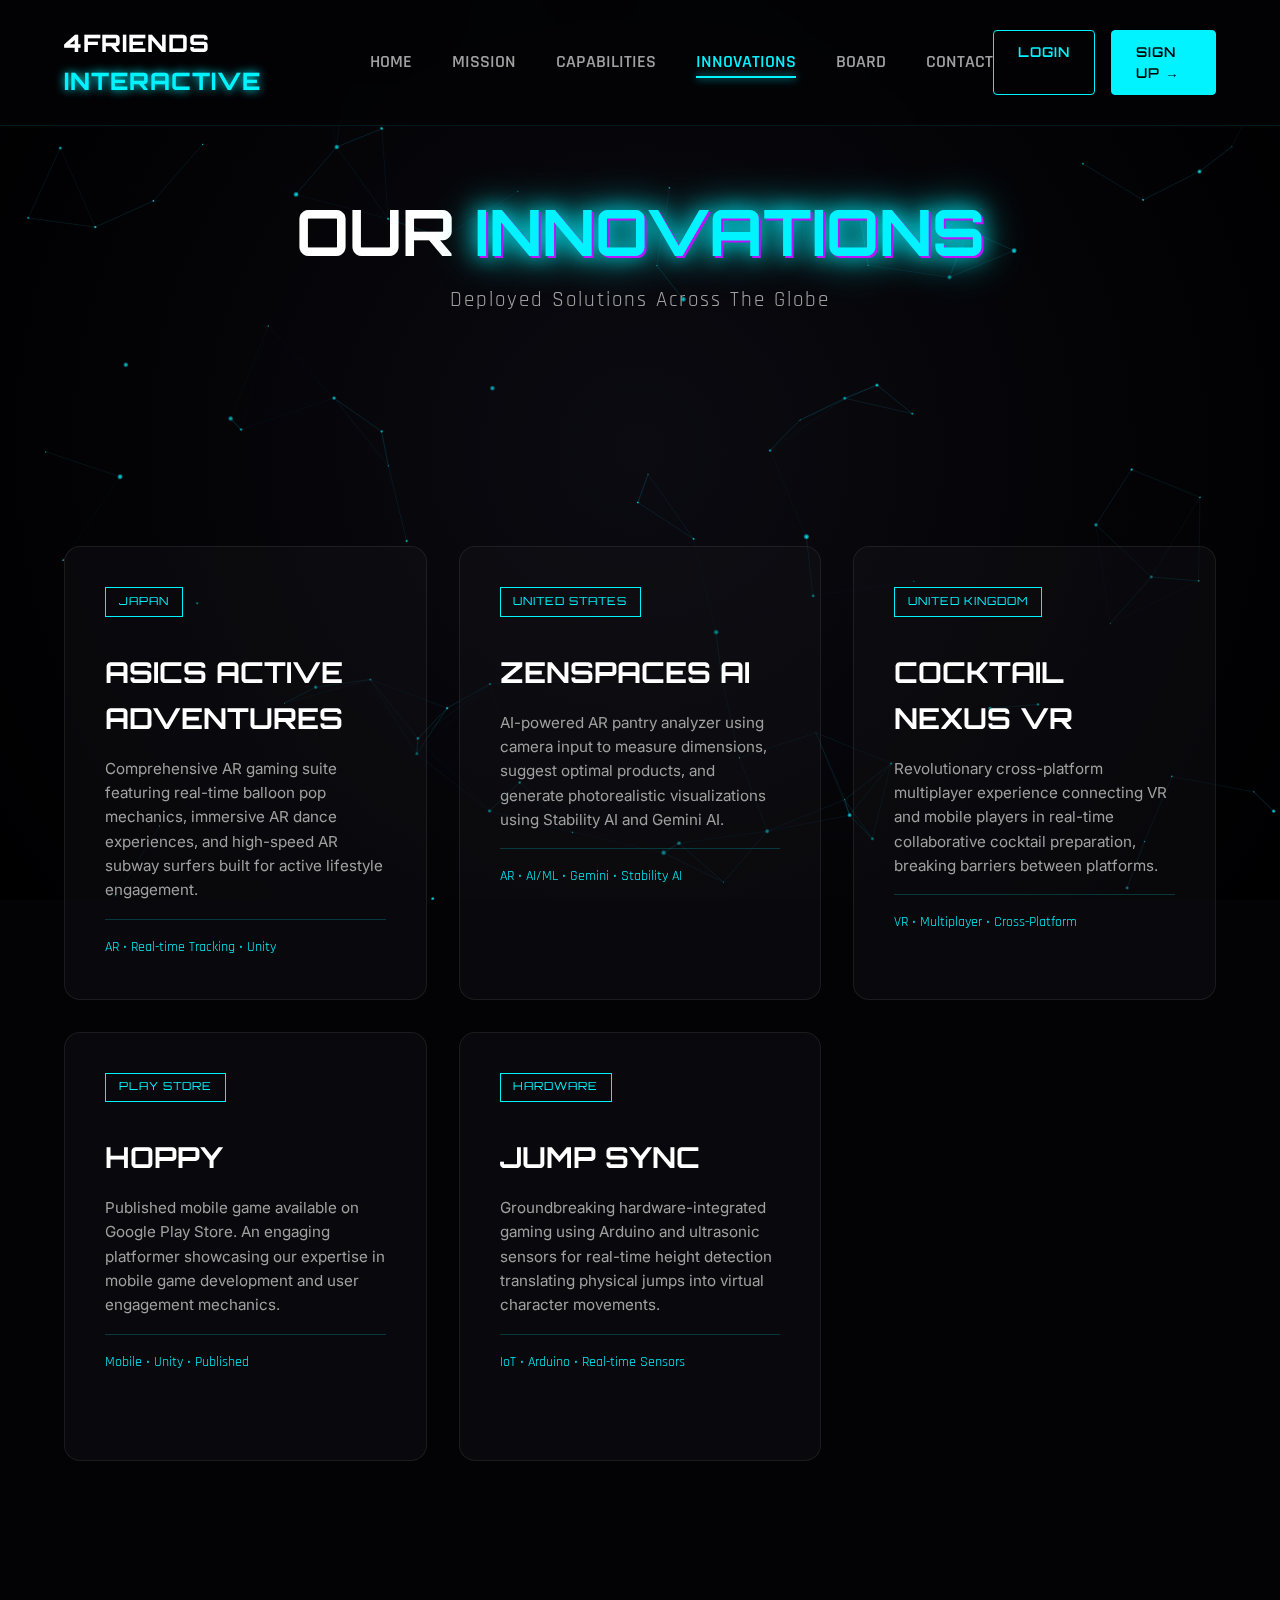
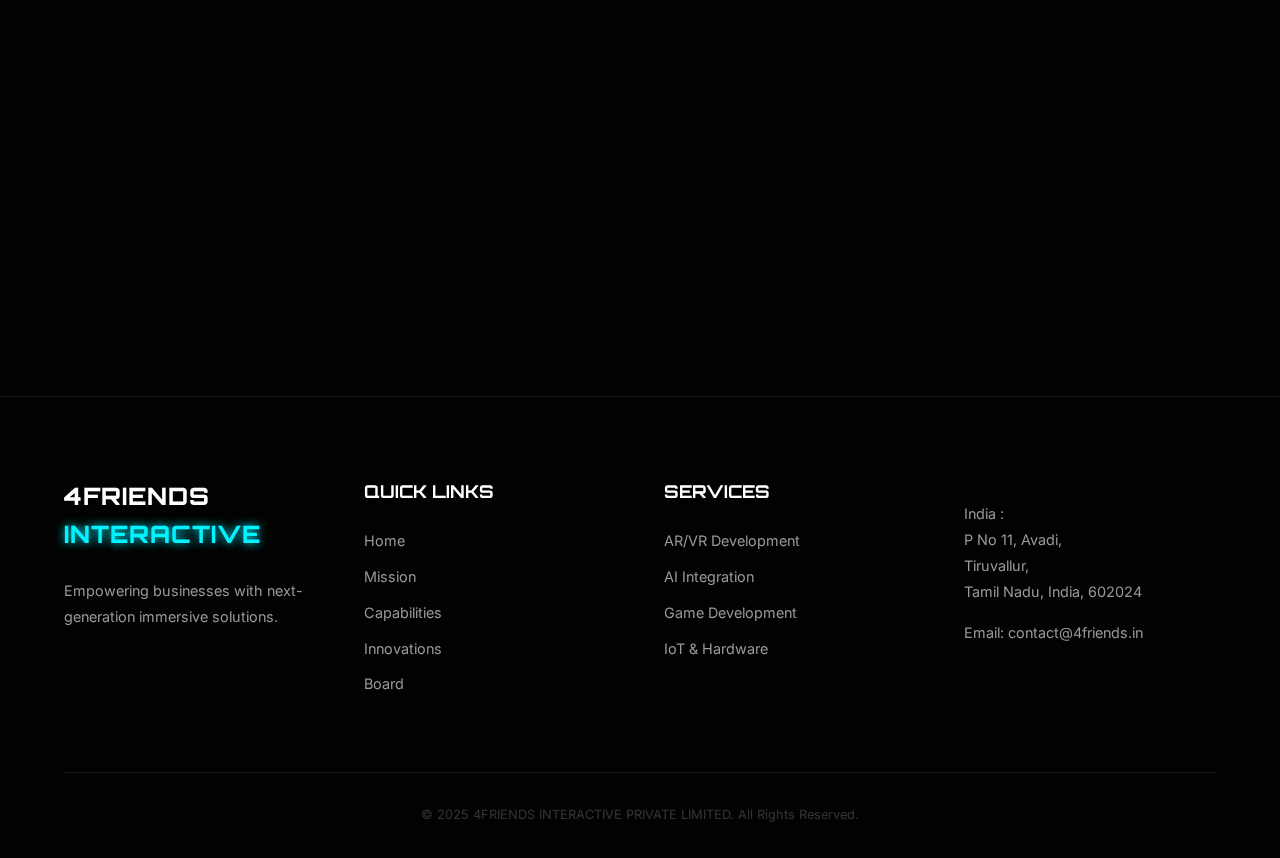
<file: projects.html>
<!DOCTYPE html>
<html lang="en">
<head>
    <meta charset="UTF-8">
    <meta name="viewport" content="width=device-width, initial-scale=1.0">
    <title>Projects | 4FRIENDS INTERACTIVE</title>
    <link rel="preconnect" href="https://fonts.googleapis.com">
    <link rel="preconnect" href="https://fonts.gstatic.com" crossorigin>
    <link href="https://fonts.googleapis.com/css2?family=Orbitron:wght@400;500;700;900&family=Rajdhani:wght@300;500;600;700&family=Inter:wght@300;400;600&display=swap" rel="stylesheet">
    <link rel="stylesheet" href="styles.css">
</head>
<body>
    <canvas id="canvas-container"></canvas>

    <nav id="navbar">
        <div class="brand-logo">4FRIENDS <span>INTERACTIVE</span></div>
        <ul class="nav-links">
            <li><a href="index.html">HOME</a></li>
            <li><a href="about.html">MISSION</a></li>
            <li><a href="services.html">CAPABILITIES</a></li>
            <li><a href="projects.html" class="active">INNOVATIONS</a></li>
            <li><a href="leadership.html">BOARD</a></li>
            <li><a href="contact.html">CONTACT</a></li>
        </ul>
        <div class="nav-buttons">
            <a href="#" class="btn-nav btn-login">LOGIN</a>
            <a href="#" class="btn-nav btn-signup">SIGN UP →</a>
        </div>
        <button class="mobile-menu-btn">☰</button>
    </nav>

    <section class="page-hero">
        <h1 class="page-hero-title">OUR <span class="hero-glitch">INNOVATIONS</span></h1>
        <p class="page-hero-subtitle">Deployed Solutions Across The Globe</p>
    </section>

    <section id="projects">
        <div class="projects-grid spotlight-group">
            <div class="glass-card reveal">
                <div class="card-content">
                    <div style="display:flex; justify-content:space-between; margin-bottom:1rem; align-items:center;">
                        <span class="project-tag">JAPAN</span>
                        <span class="project-icon"></span>
                    </div>
                    <h3 class="project-title">ASICS ACTIVE ADVENTURES</h3>
                    <p class="project-desc">
                        Comprehensive AR gaming suite featuring real-time balloon pop mechanics, immersive AR dance experiences, and high-speed AR subway surfers built for active lifestyle engagement.
                    </p>
                    <div class="project-tech">AR • Real-time Tracking • Unity</div>
                </div>
            </div>

            <div class="glass-card reveal">
                <div class="card-content">
                    <div style="display:flex; justify-content:space-between; margin-bottom:1rem; align-items:center;">
                        <span class="project-tag">UNITED STATES</span>
                        <span class="project-icon"></span>
                    </div>
                    <h3 class="project-title">ZENSPACES AI</h3>
                    <p class="project-desc">
                        AI-powered AR pantry analyzer using camera input to measure dimensions, suggest optimal products, and generate photorealistic visualizations using Stability AI and Gemini AI.
                    </p>
                    <div class="project-tech">AR • AI/ML • Gemini • Stability AI</div>
                </div>
            </div>

            <div class="glass-card reveal">
                <div class="card-content">
                    <div style="display:flex; justify-content:space-between; margin-bottom:1rem; align-items:center;">
                        <span class="project-tag">UNITED KINGDOM</span>
                        <span class="project-icon"></span>
                    </div>
                    <h3 class="project-title">COCKTAIL NEXUS VR</h3>
                    <p class="project-desc">
                        Revolutionary cross-platform multiplayer experience connecting VR and mobile players in real-time collaborative cocktail preparation, breaking barriers between platforms.</p>
                    <div class="project-tech">VR • Multiplayer • Cross-Platform</div>
                </div>
            </div>

            <div class="glass-card reveal">
                <div class="card-content">
                    <div style="display:flex; justify-content:space-between; margin-bottom:1rem; align-items:center;">
                        <span class="project-tag">PLAY STORE</span>
                        <span class="project-icon"></span>
                    </div>
                    <h3 class="project-title">HOPPY</h3>
                    <p class="project-desc">
                        Published mobile game available on Google Play Store. An engaging platformer showcasing our expertise in mobile game development and user engagement mechanics.
                    </p>
                    <div class="project-tech">Mobile • Unity • Published</div>
                </div>
            </div>

            <div class="glass-card reveal">
                <div class="card-content">
                    <div style="display:flex; justify-content:space-between; margin-bottom:1rem; align-items:center;">
                        <span class="project-tag">HARDWARE</span>
                        <span class="project-icon"></span>
                    </div>
                    <h3 class="project-title">JUMP SYNC</h3>
                    <p class="project-desc">
                        Groundbreaking hardware-integrated gaming using Arduino and ultrasonic sensors for real-time height detection translating physical jumps into virtual character movements.
                    </p>
                    <div class="project-tech">IoT • Arduino • Real-time Sensors</div>
                </div>
            </div>

            <div class="glass-card reveal">
                <div class="card-content">
                    <div style="display:flex; justify-content:space-between; margin-bottom:1rem; align-items:center;">
                        <span class="project-tag">PARTNERSHIPS</span>
                        <span class="project-icon"></span>
                    </div>
                    <h3 class="project-title">STRATEGIC COLLABORATIONS</h3>
                    <p class="project-desc">
                        Collaborating with industry leaders including Anthropic Claude for AI integration, Unity Technologies for game engine excellence, and Nintendo for next-generation experiences.
                    </p>
                    <div class="project-tech">Claude AI • Unity • Nintendo</div>
                </div>
            </div>
        </div>
    </section>

    <section id="cta" style="text-align:center;">
        <h2 class="section-title reveal">WANT TO COLLABORATE?</h2>
        <p class="section-subtitle reveal">Let's create the next groundbreaking digital experience together</p>
        <a href="contact.html" class="btn-glow reveal"><span>START A PROJECT</span></a>
    </section>

    <footer id="footer">
        <div class="footer-grid">
            <div>
                <div class="brand-logo" style="margin-bottom:1.5rem;">4FRIENDS <span>INTERACTIVE</span></div>
                <p style="color:#999; line-height:1.8;">Empowering businesses with next-generation immersive solutions.</p>
            </div>
            <div>
                <h4 class="footer-title">QUICK LINKS</h4>
                <ul class="footer-links">
                    <li><a href="index.html">Home</a></li>
                    <li><a href="about.html">Mission</a></li>
                    <li><a href="services.html">Capabilities</a></li>
                    <li><a href="projects.html">Innovations</a></li>
                    <li><a href="leadership.html">Board</a></li>
                </ul>
            </div>
            <div>
                <h4 class="footer-title">SERVICES</h4>
                <ul class="footer-links">
                    <li><a href="services.html#arvr">AR/VR Development</a></li>
                    <li><a href="services.html#ai">AI Integration</a></li>
                    <li><a href="services.html#gaming">Game Development</a></li>
                    <li><a href="services.html#iot">IoT & Hardware</a></li>
                </ul>
            </div>
            <div>
                <h4 class="footer-title"></h4>
                <p style="color:#999; line-height:1.8;">
                    India : <br>P No 11, Avadi,<br>
                    Tiruvallur,<br>
                    Tamil Nadu, India, 602024
                </p>
                <p style="color:#999; margin-top:1rem;">Email: contact@4friends.in</p>
            </div>
        </div>
        <div class="footer-bottom">
            &copy; 2025 4FRIENDS INTERACTIVE PRIVATE LIMITED. All Rights Reserved.
        </div>
    </footer>

    <script src="script.js"></script>
</body>
</html>
</file>
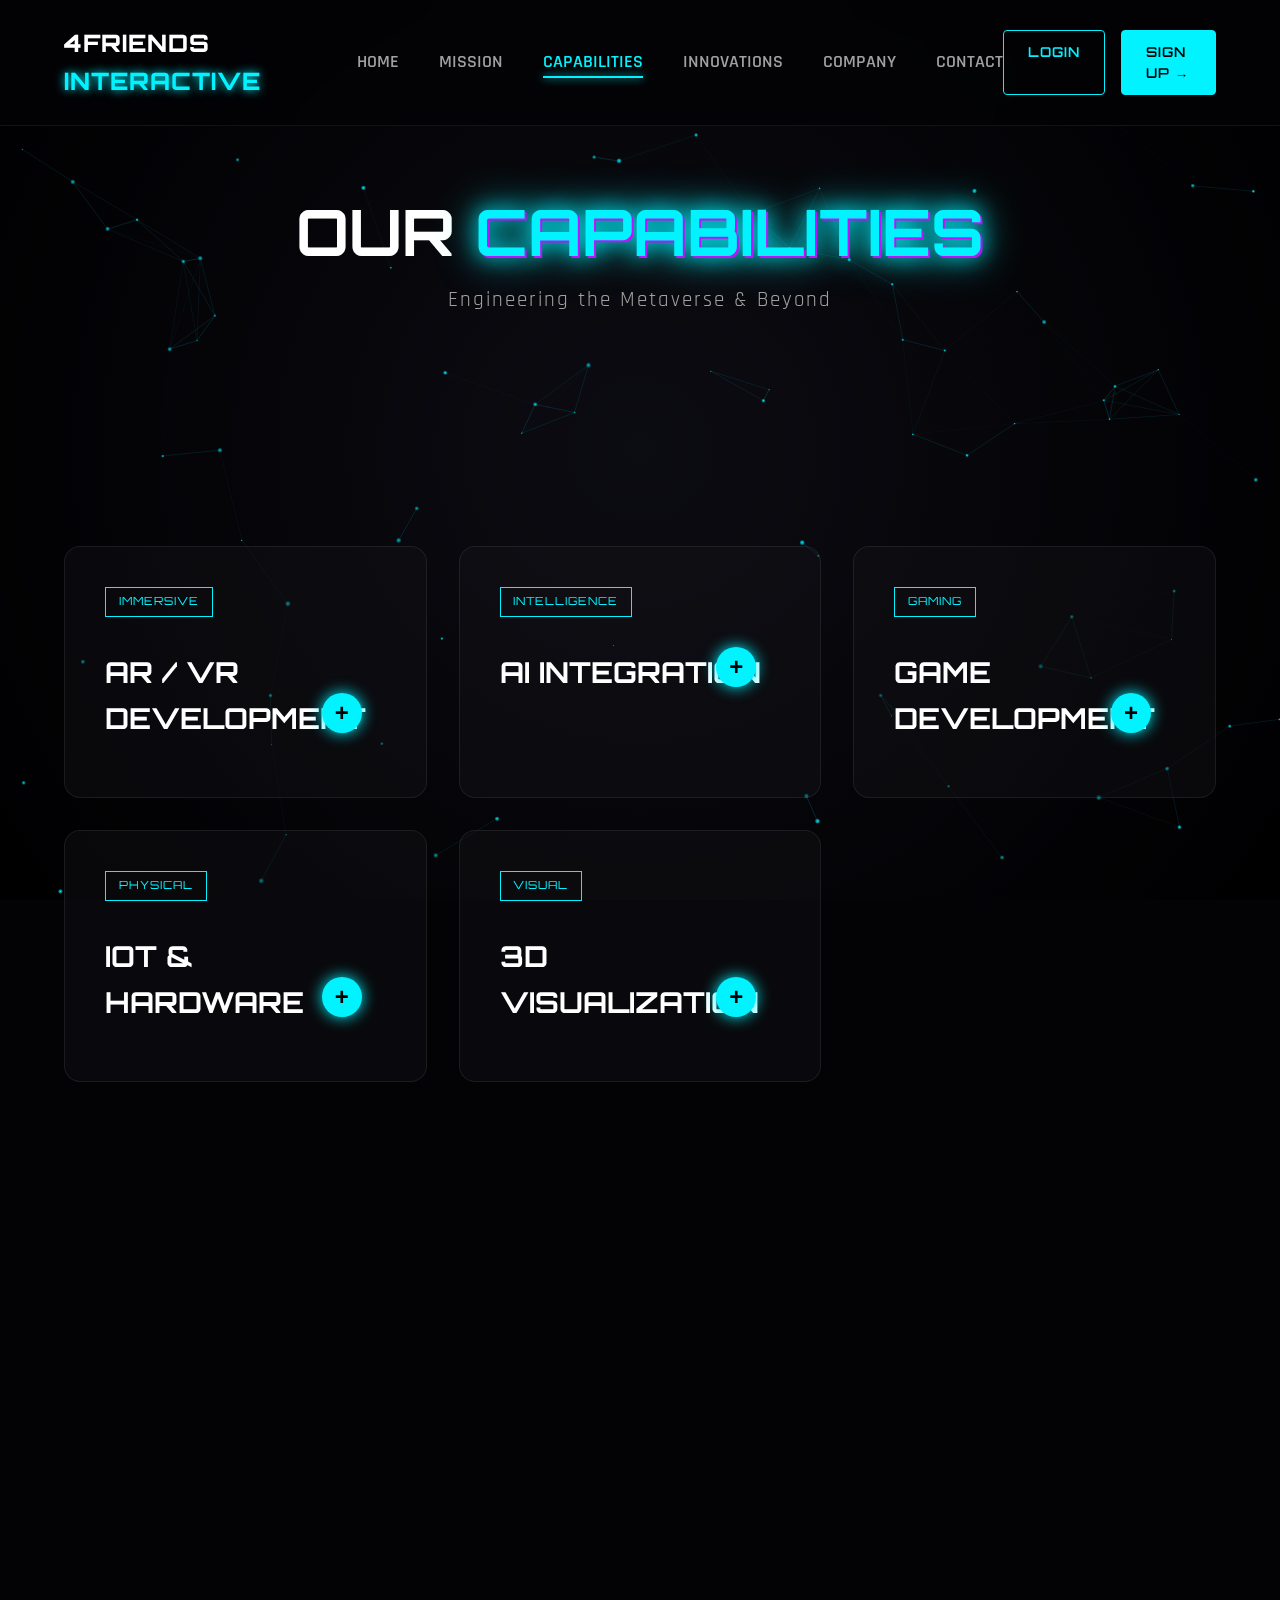
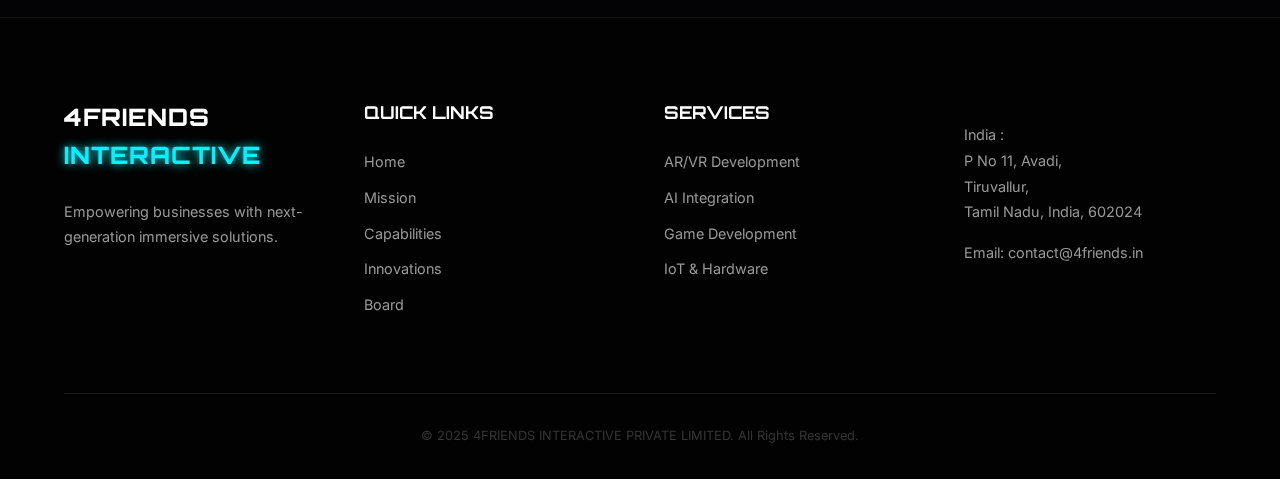
<file: services.html>
<!DOCTYPE html>
<html lang="en">
<head>
    <meta charset="UTF-8">
    <meta name="viewport" content="width=device-width, initial-scale=1.0">
    <title>Services | 4FRIENDS INTERACTIVE</title>
    <link rel="preconnect" href="https://fonts.googleapis.com">
    <link rel="preconnect" href="https://fonts.gstatic.com" crossorigin>
    <link href="https://fonts.googleapis.com/css2?family=Orbitron:wght@400;500;700;900&family=Rajdhani:wght@300;500;600;700&family=Inter:wght@300;400;600&display=swap" rel="stylesheet">
    <link rel="stylesheet" href="styles.css">
</head>
<body>
    <canvas id="canvas-container"></canvas>

    <nav id="navbar">
        <div class="brand-logo">4FRIENDS <span>INTERACTIVE</span></div>
        <ul class="nav-links">
            <li><a href="index.html">HOME</a></li>
            <li><a href="about.html">MISSION</a></li>
            <li><a href="services.html" class="active">CAPABILITIES</a></li>
            <li><a href="projects.html">INNOVATIONS</a></li>
            <li><a href="leadership.html">COMPANY</a></li>
            <li><a href="contact.html">CONTACT</a></li>
        </ul>
        <div class="nav-buttons">
            <a href="#" class="btn-nav btn-login">LOGIN</a>
            <a href="#" class="btn-nav btn-signup">SIGN UP →</a>
        </div>
        <button class="mobile-menu-btn">☰</button>
    </nav>

    <section class="page-hero">
        <h1 class="page-hero-title">OUR <span class="hero-glitch">CAPABILITIES</span></h1>
        <p class="page-hero-subtitle">Engineering the Metaverse & Beyond</p>
    </section>

    <section id="services">
        <div class="projects-grid spotlight-group">
            <div class="glass-card reveal service-card" id="arvr">
                <div class="card-content">
                    <span class="project-tag">IMMERSIVE</span>
                    <h3 class="project-title">AR / VR DEVELOPMENT</h3>
                    <div class="service-content">
                        <p class="project-desc">Unity & Unreal Engine driven experiences for training, gaming, and simulation. We create fully immersive worlds that blur the line between physical and digital reality.</p>
                    </div>
                    <button class="service-toggle" onclick="toggleService(this)">+</button>
                </div>
            </div>
            
            <div class="glass-card reveal service-card" id="ai">
                <div class="card-content">
                    <span class="project-tag">INTELLIGENCE</span>
                    <h3 class="project-title">AI INTEGRATION</h3>
                    <div class="service-content">
                        <p class="project-desc">Gemini, Claude, and custom LLM integration for dynamic content generation, analytics, and intelligent automation systems.</p>
                    </div>
                    <button class="service-toggle" onclick="toggleService(this)">+</button>
                </div>
            </div>
            
            <div class="glass-card reveal service-card" id="gaming">
                <div class="card-content">
                    <span class="project-tag">GAMING</span>
                    <h3 class="project-title">GAME DEVELOPMENT</h3>
                    <div class="service-content">
                        <p class="project-desc">Custom mobile and cross-platform games with engaging mechanics, stunning visuals, and seamless multiplayer experiences.</p>
                    </div>
                    <button class="service-toggle" onclick="toggleService(this)">+</button>
                </div>
            </div>
            
            <div class="glass-card reveal service-card" id="iot">
                <div class="card-content">
                    <span class="project-tag">PHYSICAL</span>
                    <h3 class="project-title">IoT & HARDWARE</h3>
                    <div class="service-content">
                        <p class="project-desc">Arduino sensor integration and IoT solutions bridging the physical and digital divide for interactive installations.</p>
                    </div>
                    <button class="service-toggle" onclick="toggleService(this)">+</button>
                </div>
            </div>
            
            <div class="glass-card reveal service-card">
                <div class="card-content">
                    <span class="project-tag">VISUAL</span>
                    <h3 class="project-title">3D VISUALIZATION</h3>
                    <div class="service-content">
                        <p class="project-desc">Photorealistic rendering and product visualization using Stability AI, advanced graphics, and real-time rendering engines.</p>
                    </div>
                    <button class="service-toggle" onclick="toggleService(this)">+</button>
                </div>
            </div>
            
            <div class="glass-card reveal service-card">
                <div class="card-content">
                    <span class="project-tag">STRATEGY</span>
                    <h3 class="project-title">CONSULTING</h3>
                    <div class="service-content">
                        <p class="project-desc">Strategic guidance on immersive technology adoption, digital transformation, and innovation roadmapping.</p>
                    </div>
                    <button class="service-toggle" onclick="toggleService(this)">+</button>
                </div>
            </div>
        </div>
    </section>

    <section id="cta" style="text-align:center;">
        <h2 class="section-title reveal">READY TO GET STARTED?</h2>
        <p class="section-subtitle reveal">Let's discuss how our immersive technology solutions can transform your business</p>
        <a href="contact.html" class="btn-glow reveal"><span>INITIATE CONTACT</span></a>
    </section>

    <footer id="footer">
        <div class="footer-grid">
            <div>
                <div class="brand-logo" style="margin-bottom:1.5rem;">4FRIENDS <span>INTERACTIVE</span></div>
                <p style="color:#999; line-height:1.8;">Empowering businesses with next-generation immersive solutions.</p>
            </div>
            <div>
                <h4 class="footer-title">QUICK LINKS</h4>
                <ul class="footer-links">
                    <li><a href="index.html">Home</a></li>
                    <li><a href="about.html">Mission</a></li>
                    <li><a href="services.html">Capabilities</a></li>
                    <li><a href="projects.html">Innovations</a></li>
                    <li><a href="leadership.html">Board</a></li>
                </ul>
            </div>
            <div>
                <h4 class="footer-title">SERVICES</h4>
                <ul class="footer-links">
                    <li><a href="services.html#arvr">AR/VR Development</a></li>
                    <li><a href="services.html#ai">AI Integration</a></li>
                    <li><a href="services.html#gaming">Game Development</a></li>
                    <li><a href="services.html#iot">IoT & Hardware</a></li>
                </ul>
            </div>
            <div>
                <h4 class="footer-title"></h4>
                <p style="color:#999; line-height:1.8;">
                    India : <br>P No 11, Avadi,<br>
                    Tiruvallur,<br>
                    Tamil Nadu, India, 602024
                </p>
                <p style="color:#999; margin-top:1rem;">Email: contact@4friends.in</p>
            </div>
        </div>
        <div class="footer-bottom">
            &copy; 2025 4FRIENDS INTERACTIVE PRIVATE LIMITED. All Rights Reserved.
        </div>
    </footer>

    <script src="script.js"></script>
</body>

</html>
</file>
<file: styles.css>
:root {
    --bg-dark: #030305;
    --glass-bg: rgba(20, 20, 25, 0.4);
    --glass-border: rgba(255, 255, 255, 0.08);
    --primary-neon: #00f3ff;
    --secondary-neon: #bc13fe;
    --accent-gold: #ffd700;
    --text-main: #ffffff;
    --text-muted: #a0a0a0;
}

* {
    margin: 0;
    padding: 0;
    box-sizing: border-box;
}

body {
    background-color: var(--bg-dark);
    font-family: 'Inter', sans-serif;
    color: var(--text-main);
    overflow-x: hidden;
    line-height: 1.6;
}

/* PRELOADER */
#preloader {
    position: fixed;
    top: 0;
    left: 0;
    width: 100%;
    height: 100%;
    background: #000;
    z-index: 9999;
    display: flex;
    justify-content: center;
    align-items: center;
    flex-direction: column;
    transition: opacity 0.5s ease;
}

.loader-text {
    font-family: 'Orbitron', sans-serif;
    color: var(--primary-neon);
    letter-spacing: 5px;
    margin-top: 20px;
    animation: pulse 1.5s infinite;
    font-size: 1.2rem;
}

.loader-bar {
    width: 200px;
    height: 2px;
    background: #333;
    margin-top: 10px;
    position: relative;
    overflow: hidden;
}

.loader-bar::after {
    content: '';
    position: absolute;
    top: 0;
    left: -50%;
    width: 50%;
    height: 100%;
    background: var(--primary-neon);
    animation: loadBar 1.5s infinite linear;
    box-shadow: 0 0 10px var(--primary-neon);
}

@keyframes loadBar { 0% { left: -50%; } 100% { left: 100%; } }
@keyframes pulse { 0% { opacity: 0.5; } 50% { opacity: 1; } 100% { opacity: 0.5; } }

/* IMMERSIVE BACKGROUND */
#canvas-container {
    position: fixed;
    top: 0;
    left: 0;
    width: 100%;
    height: 100%;
    z-index: -1;
    background: radial-gradient(circle at 50% 50%, #111119 0%, #000000 100%);
}

/* TYPOGRAPHY */
h1, h2, h3, .brand-logo, .stat-number, .process-number, .role-badge {
    font-family: 'Orbitron', sans-serif;
    text-transform: uppercase;
}

h2.section-title {
    font-size: 3.5rem;
    text-align: center;
    margin-bottom: 1rem;
    background: linear-gradient(90deg, #fff, var(--primary-neon), var(--secondary-neon), #fff);
    background-size: 200% auto;
    -webkit-background-clip: text;
    -webkit-text-fill-color: transparent;
    animation: gradientMove 5s linear infinite;
}

@keyframes gradientMove { 
    0% { background-position: 0% 50%; } 
    100% { background-position: 200% 50%; } 
}

.section-subtitle {
    text-align: center;
    color: var(--text-muted);
    font-family: 'Rajdhani', sans-serif;
    font-size: 1.4rem;
    margin-bottom: 5rem;
    letter-spacing: 2px;
}

/* NAVIGATION */
nav {
    position: fixed;
    top: 0;
    width: 100%;
    padding: 1.5rem 5%;
    display: flex;
    justify-content: space-between;
    align-items: center;
    z-index: 1000;
    background: rgba(3, 3, 5, 0.8);
    backdrop-filter: blur(20px);
    border-bottom: 1px solid rgba(0, 243, 255, 0.1);
    transition: all 0.3s;
}

nav.scrolled {
    background: rgba(3, 3, 5, 0.95);
    box-shadow: 0 0 30px rgba(0, 243, 255, 0.2);
}

.brand-logo {
    font-size: 1.5rem;
    font-weight: 800;
    color: #fff;
    letter-spacing: 1px;
}

.brand-logo span { 
    color: var(--primary-neon); 
    text-shadow: 0 0 10px var(--primary-neon);
}

.nav-links { 
    display: flex; 
    gap: 2.5rem; 
    list-style: none; 
}

.nav-links a {
    color: var(--text-muted);
    text-decoration: none;
    font-family: 'Rajdhani', sans-serif;
    font-weight: 600;
    font-size: 1.1rem;
    transition: 0.3s;
    position: relative;
}

.nav-links a.active {
    color: var(--primary-neon);
}

.nav-links a::after {
    content: '';
    position: absolute;
    bottom: -5px;
    left: 0;
    width: 0;
    height: 2px;
    background: var(--primary-neon);
    transition: width 0.3s;
    box-shadow: 0 0 8px var(--primary-neon);
}

.nav-links a:hover { 
    color: #fff; 
    text-shadow: 0 0 8px var(--primary-neon); 
}

.nav-links a:hover::after, .nav-links a.active::after {
    width: 100%;
}

.nav-buttons {
    display: flex;
    gap: 1rem;
}

.btn-nav {
    padding: 0.6rem 1.5rem;
    font-family: 'Orbitron', sans-serif;
    font-size: 0.85rem;
    font-weight: 600;
    cursor: pointer;
    transition: all 0.3s;
    text-decoration: none;
    border-radius: 4px;
    letter-spacing: 1px;
}

.btn-login {
    background: transparent;
    color: var(--primary-neon);
    border: 1px solid var(--primary-neon);
}

.btn-login:hover {
    background: rgba(0, 243, 255, 0.1);
    box-shadow: 0 0 15px rgba(0, 243, 255, 0.3);
}

.btn-signup {
    background: var(--primary-neon);
    color: #000;
    border: 1px solid var(--primary-neon);
}

.btn-signup:hover {
    background: #fff;
    border-color: #fff;
    box-shadow: 0 0 20px rgba(255, 255, 255, 0.3);
}

.mobile-menu-btn {
    display: none;
    background: none;
    border: 1px solid var(--primary-neon);
    color: var(--primary-neon);
    font-size: 1.5rem;
    padding: 0.5rem 1rem;
    cursor: pointer;
}

/* HERO */
.hero {
    min-height: 100vh;
    display: flex;
    flex-direction: column;
    justify-content: center;
    align-items: center;
    text-align: center;
    padding: 0 2rem;
    position: relative;
}

.hero h1 {
    font-size: 5rem;
    line-height: 1.1;
    margin-bottom: 1.5rem;
    color: white;
    position: relative;
    animation: fadeInUp 1s ease-out;
}

.hero-glitch {
    color: var(--primary-neon);
    text-shadow: 
        2px 2px var(--secondary-neon),
        0 0 20px var(--primary-neon),
        0 0 40px var(--primary-neon);
    display: inline-block;
    animation: glitch 3s infinite;
}

@keyframes glitch {
    0%, 100% { transform: translate(0); }
    20% { transform: translate(-2px, 2px); }
    40% { transform: translate(-2px, -2px); }
    60% { transform: translate(2px, 2px); }
    80% { transform: translate(2px, -2px); }
}

.hero p {
    font-size: 1.2rem;
    max-width: 800px;
    color: var(--text-muted);
    margin-bottom: 3rem;
    opacity: 0;
    animation: fadeInUp 1s ease-out 0.5s forwards;
}

.hero-buttons {
    display: flex;
    gap: 1.5rem;
    opacity: 0;
    animation: fadeInUp 1s ease-out 1s forwards;
}

.btn-glow {
    padding: 1.2rem 3.5rem;
    background: rgba(0, 243, 255, 0.1);
    color: var(--primary-neon);
    border: 1px solid var(--primary-neon);
    font-family: 'Orbitron', sans-serif;
    font-size: 1rem;
    cursor: pointer;
    text-decoration: none;
    transition: all 0.4s;
    position: relative;
    overflow: hidden;
    font-weight: 700;
    letter-spacing: 2px;
}

.btn-glow::before {
    content: '';
    position: absolute;
    top: 50%;
    left: 50%;
    width: 0;
    height: 0;
    border-radius: 50%;
    background: var(--primary-neon);
    transform: translate(-50%, -50%);
    transition: width 0.6s, height 0.6s;
}

.btn-glow:hover::before {
    width: 300px;
    height: 300px;
}

.btn-glow:hover {
    color: #000;
    box-shadow: 0 0 50px rgba(0, 243, 255, 0.5);
    border-color: var(--primary-neon);
}

.btn-glow span {
    position: relative;
    z-index: 1;
}

.btn-secondary {
    background: rgba(188, 19, 254, 0.1);
    color: var(--secondary-neon);
    border: 1px solid var(--secondary-neon);
}

.btn-secondary::before {
    background: var(--secondary-neon);
}

.btn-secondary:hover {
    box-shadow: 0 0 50px rgba(188, 19, 254, 0.5);
}

.scroll-indicator {
    position: absolute;
    bottom: 40px;
    width: 30px;
    height: 50px;
    border: 2px solid var(--primary-neon);
    border-radius: 25px;
    animation: fadeInUp 1s ease-out 1.5s forwards, float 3s ease-in-out infinite;
    opacity: 0;
}

.scroll-indicator::before {
    content: '';
    position: absolute;
    top: 10px;
    left: 50%;
    transform: translateX(-50%);
    width: 6px;
    height: 10px;
    background: var(--primary-neon);
    border-radius: 3px;
    animation: scrollDot 2s infinite;
    box-shadow: 0 0 10px var(--primary-neon);
}

@keyframes scrollDot {
    0% { transform: translateX(-50%) translateY(0); opacity: 1; }
    100% { transform: translateX(-50%) translateY(20px); opacity: 0; }
}

@keyframes float {
    0%, 100% { transform: translateY(0); }
    50% { transform: translateY(-10px); }
}

@keyframes fadeInUp { 
    from { opacity: 0; transform: translateY(30px); } 
    to { opacity: 1; transform: translateY(0); } 
}

/* PAGE HERO */
.page-hero {
    min-height: 50vh;
    display: flex;
    flex-direction: column;
    justify-content: center;
    align-items: center;
    text-align: center;
    padding: 8rem 2rem 4rem;
}

.page-hero-title {
    font-size: 4rem;
    line-height: 1.1;
    margin-bottom: 1rem;
    color: white;
    animation: fadeInUp 1s ease-out;
}

.page-hero-subtitle {
    font-size: 1.3rem;
    color: var(--text-muted);
    font-family: 'Rajdhani', sans-serif;
    letter-spacing: 2px;
    animation: fadeInUp 1s ease-out 0.3s backwards;
}

/* GLASS CARD SYSTEM */
.glass-card {
    background: var(--glass-bg);
    border: 1px solid var(--glass-border);
    border-radius: 16px;
    padding: 2.5rem;
    position: relative;
    overflow: hidden;
    transition: transform 0.3s ease, border-color 0.3s;
}

.glass-card::before {
    content: "";
    position: absolute;
    height: 100%;
    width: 100%;
    left: 0;
    top: 0;
    background: radial-gradient(
        800px circle at var(--mouse-x) var(--mouse-y),
        rgba(255, 255, 255, 0.06),
        transparent 40%
    );
    z-index: 3;
    pointer-events: none;
    opacity: 0;
    transition: opacity 0.3s;
}

.glass-card:hover::before {
    opacity: 1;
}

.glass-card::after {
    content: "";
    position: absolute;
    height: 100%;
    width: 100%;
    left: 0;
    top: 0;
    background: radial-gradient(
        600px circle at var(--mouse-x) var(--mouse-y),
        rgba(0, 243, 255, 0.15),
        transparent 40%
    );
    z-index: 1;
    opacity: 0;
    transition: opacity 0.5s;
    pointer-events: none;
}

.glass-card:hover::after { 
    opacity: 1; 
}

.glass-card:hover {
    transform: translateY(-10px);
    border-color: var(--primary-neon);
    box-shadow: 0 10px 40px rgba(0, 243, 255, 0.3);
}

.card-content {
    position: relative;
    z-index: 10;
}

section { 
    padding: 6rem 5%; 
}

/* STATS */
.stats-grid {
    display: grid;
    grid-template-columns: repeat(auto-fit, minmax(200px, 1fr));
    gap: 2rem;
    max-width: 1200px;
    margin: 0 auto;
}

.stat-number {
    font-size: 3.5rem;
    color: var(--primary-neon);
    margin-bottom: 0.5rem;
    text-shadow: 0 0 20px var(--primary-neon);
}

.stat-label {
    color: var(--text-muted);
    font-family: 'Rajdhani', sans-serif;
    font-size: 1.1rem;
}

/* PROJECTS */
.projects-grid {
    display: grid;
    grid-template-columns: repeat(auto-fit, minmax(350px, 1fr));
    gap: 2rem;
    max-width: 1400px;
    margin: 0 auto;
}

.project-tag {
    border: 1px solid var(--primary-neon);
    color: var(--primary-neon);
    padding: 0.3rem 0.8rem;
    font-size: 0.7rem;
    font-family: 'Orbitron', sans-serif;
    margin-bottom: 1rem;
    display: inline-block;
    letter-spacing: 1px;
}

.project-icon {
    font-size: 2.5rem;
    filter: drop-shadow(0 0 10px var(--primary-neon));
}

.project-title {
    font-size: 1.8rem;
    margin: 1rem 0;
    color: #fff;
}

.project-desc {
    color: var(--text-muted);
    font-size: 0.95rem;
    line-height: 1.6;
}

.project-tech {
    margin-top: 1rem;
    padding-top: 1rem;
    border-top: 1px solid rgba(0, 243, 255, 0.2);
    color: var(--primary-neon);
    font-family: 'Rajdhani', sans-serif;
    font-size: 0.9rem;
}

/* INNOVATION CARDS */
.innovation-grid {
    display: grid;
    grid-template-columns: repeat(auto-fit, minmax(300px, 1fr));
    gap: 2rem;
    max-width: 1200px;
    margin: 0 auto;
}

.innovation-icon {
    font-size: 2rem;
    color: var(--primary-neon);
    margin-bottom: 1rem;
}

/* LEADERSHIP */
.leaders-container {
    display: flex;
    justify-content: center;
    gap: 2rem;
    flex-wrap: wrap;
    perspective: 1000px;
}

.leader-card {
    width: 280px;
    text-align: center;
}

.avatar-container {
    position: relative;
    width: 140px;
    height: 140px;
    margin: 0 auto 1.5rem;
    border-radius: 50%;
    padding: 3px;
    background: linear-gradient(135deg, var(--primary-neon), var(--secondary-neon));
    box-shadow: 0 0 30px rgba(0, 243, 255, 0.5);
    overflow: hidden;
    animation: rotate 10s linear infinite;
}

@keyframes rotate {
    from { transform: rotate(0deg); }
    to { transform: rotate(360deg); }
}



.leader-name {
    font-size: 1.3rem;
    margin-bottom: 0.5rem;
    color: #fff;
}

.role-badge {
    background: rgba(0, 243, 255, 0.1);
    padding: 0.4rem 1rem;
    border-radius: 20px;
    font-size: 0.8rem;
    color: var(--primary-neon);
    display: inline-block;
    margin: 0.5rem 0;
    border: 1px solid var(--primary-neon);
}

/* SERVICES EXPANDABLE */
.service-card {
    cursor: pointer;
    transition: all 0.3s;
}

.service-content {
    max-height: 0;
    overflow: hidden;
    transition: max-height 0.5s ease;
}

.service-card.expanded .service-content {
    max-height: 200px;
    margin-top: 1rem;
}

.service-toggle {
    position: absolute;
    bottom: 1.5rem;
    right: 1.5rem;
    width: 40px;
    height: 40px;
    border-radius: 50%;
    background: var(--primary-neon);
    color: #000;
    border: none;
    font-size: 1.5rem;
    cursor: pointer;
    transition: all 0.3s;
    font-weight: bold;
    box-shadow: 0 0 15px var(--primary-neon);
}

.service-toggle:hover {
    transform: rotate(90deg) scale(1.1);
    box-shadow: 0 0 25px var(--primary-neon);
}

/* PROCESS */
.process-grid {
    display: grid;
    grid-template-columns: repeat(auto-fit, minmax(250px, 1fr));
    gap: 2rem;
    max-width: 1400px;
    margin: 0 auto;
}

.process-number {
    font-size: 2rem;
    color: var(--primary-neon);
    margin-bottom: 1rem;
    text-shadow: 0 0 15px var(--primary-neon);
}

.process-title {
    font-size: 1.5rem;
    margin-bottom: 1rem;
    color: #fff;
}

.process-desc {
    color: var(--text-muted);
    font-size: 0.95rem;
}

/* CONTACT */
.social-link {
    color: var(--primary-neon);
    text-decoration: none;
    font-family: 'Rajdhani', sans-serif;
    font-weight: 600;
    font-size: 1.1rem;
    padding: 0.8rem 2rem;
    border: 1px solid var(--primary-neon);
    border-radius: 4px;
    transition: all 0.3s;
}

.social-link:hover {
    background: rgba(0, 243, 255, 0.1);
    box-shadow: 0 0 20px rgba(0, 243, 255, 0.3);
}

.cin-box {
    font-family: monospace;
    color: var(--primary-neon);
    background: rgba(0, 243, 255, 0.05);
    padding: 0.5rem;
    display: inline-block;
    margin-bottom: 1rem;
    border: 1px solid rgba(0, 243, 255, 0.2);
}

/* FOOTER */
footer {
    background: #020202;
    border-top: 1px solid var(--glass-border);
    padding: 5rem 5% 2rem;
    font-size: 0.9rem;
    color: #666;
}

.footer-grid {
    display: grid;
    grid-template-columns: repeat(auto-fit, minmax(250px, 1fr));
    gap: 3rem;
    max-width: 1400px;
    margin: 0 auto 3rem;
}

.footer-title {
    color: #fff;
    font-family: 'Orbitron', sans-serif;
    margin-bottom: 1.5rem;
    font-size: 1.1rem;
}

.footer-links {
    list-style: none;
}

.footer-links li {
    margin-bottom: 0.8rem;
}

.footer-links a {
    color: #999;
    text-decoration: none;
    transition: all 0.3s;
}

.footer-links a:hover {
    color: var(--primary-neon);
    text-shadow: 0 0 8px var(--primary-neon);
}

.footer-bottom {
    text-align: center;
    margin-top: 4rem;
    padding-top: 2rem;
    border-top: 1px solid #333;
    opacity: 0.5;
    font-size: 0.8rem;
}

/* UTILITIES */
.reveal { 
    opacity: 0; 
    transform: translateY(50px); 
    transition: all 1s ease; 
}

.reveal.active { 
    opacity: 1; 
    transform: translateY(0); 
}

/* MOBILE */
@media (max-width: 1024px) {
    .nav-links {
        display: none;
    }
    .mobile-menu-btn {
        display: block;
    }
    .nav-buttons {
        display: none;
    }
}

@media (max-width: 768px) {
    .hero h1, .page-hero-title { font-size: 2.8rem; }
    .section-title { font-size: 2.5rem; }
    .projects-grid,
    .innovation-grid,
    .process-grid {
        grid-template-columns: 1fr;
    }
    .hero-buttons {
        flex-direction: column;
    }
    section {
        padding: 4rem 5%;
    }
}

/* styles.css */

.avatar-container1 {
    width: 200px; /* Set the width of the container */
    height: 200px; /* Set the height of the container */
    overflow: hidden; /* Hide any part of the image that goes outside */
    border-radius: 50%; /* Make the container a circle */
    margin: 0 auto 1rem; /* Center the container horizontally */
    border: 3px solid var(--accent-color, #00f3ff); /* Optional: Add a border */
    position: relative; /* For positioning the image inside */
}

.avatar-img {
    width: 100%; /* Make the image fill the container's width */
    height: 100%; /* Make the image fill the container's height */
    object-fit: cover; /* Important: Crop the image to fill the circle without stretching */
    object-position: center top; /* Optional: Adjust this to focus on the face */
}
</file>
